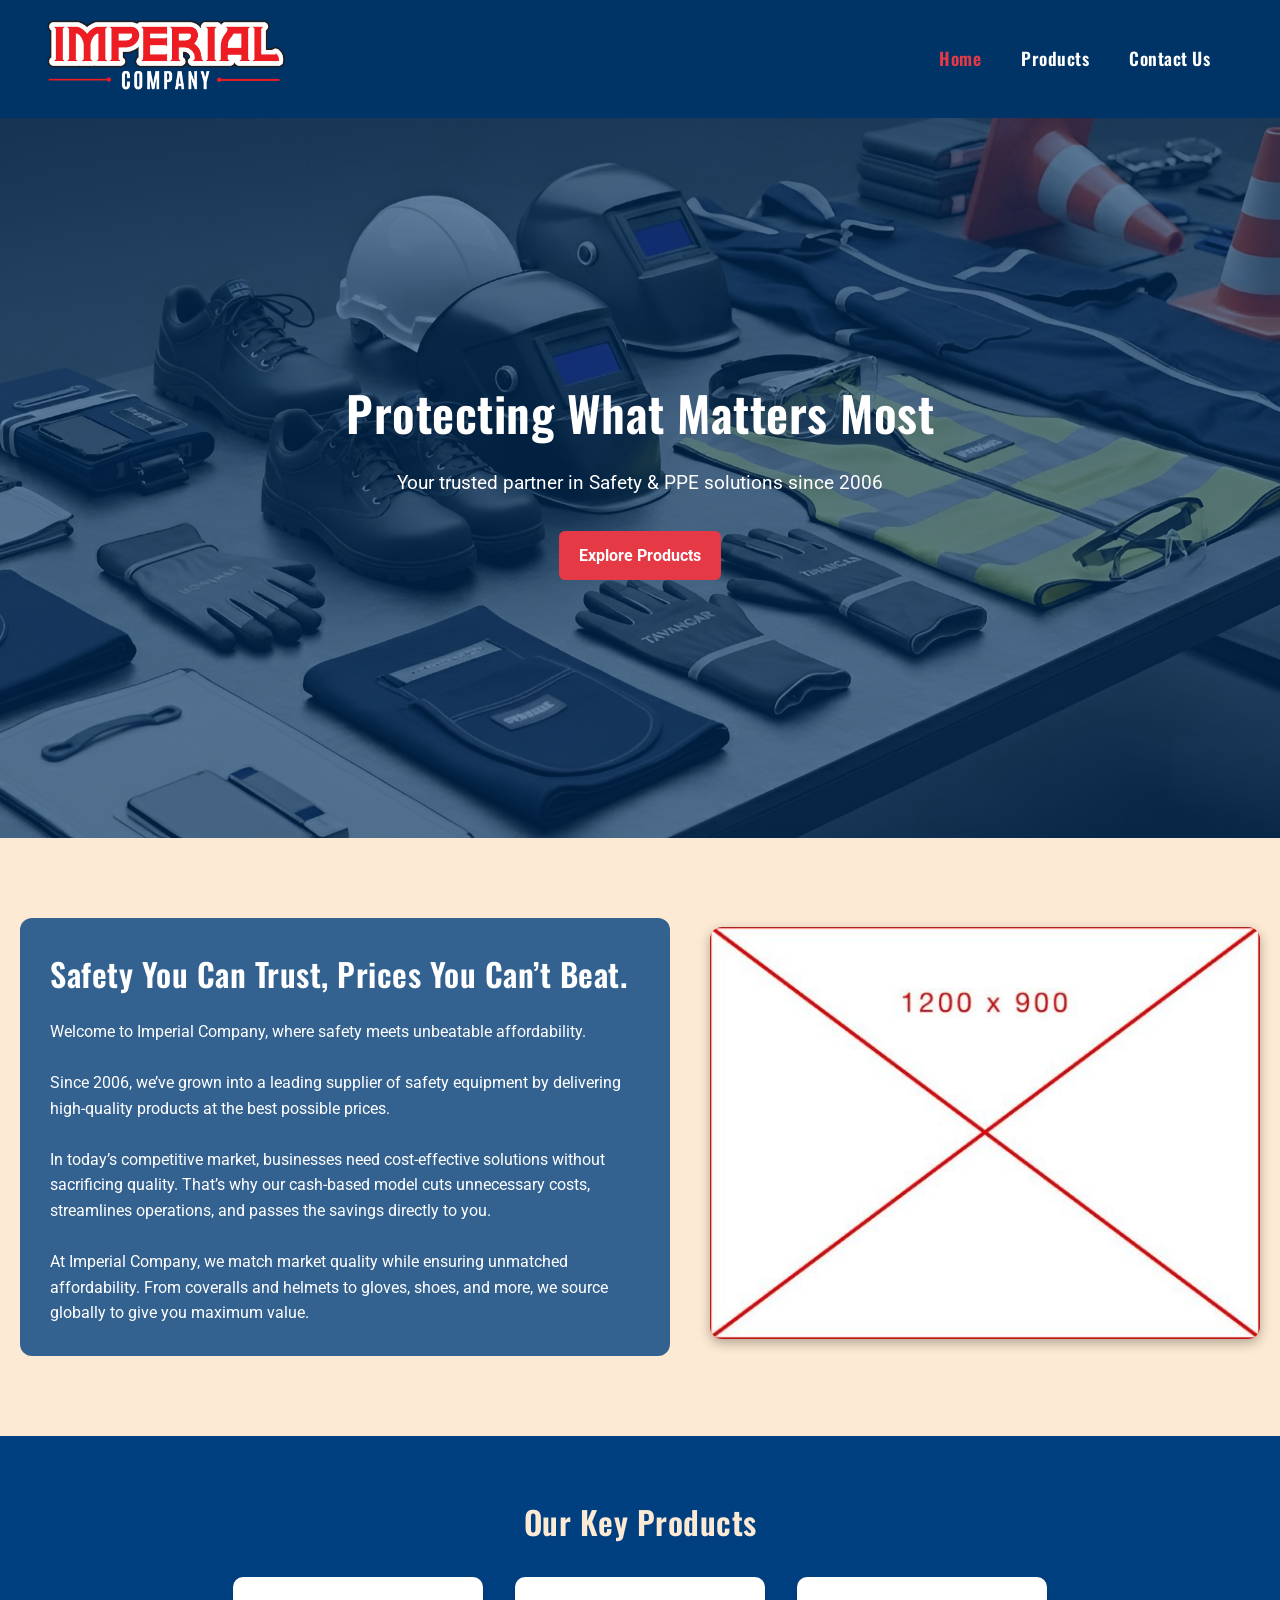
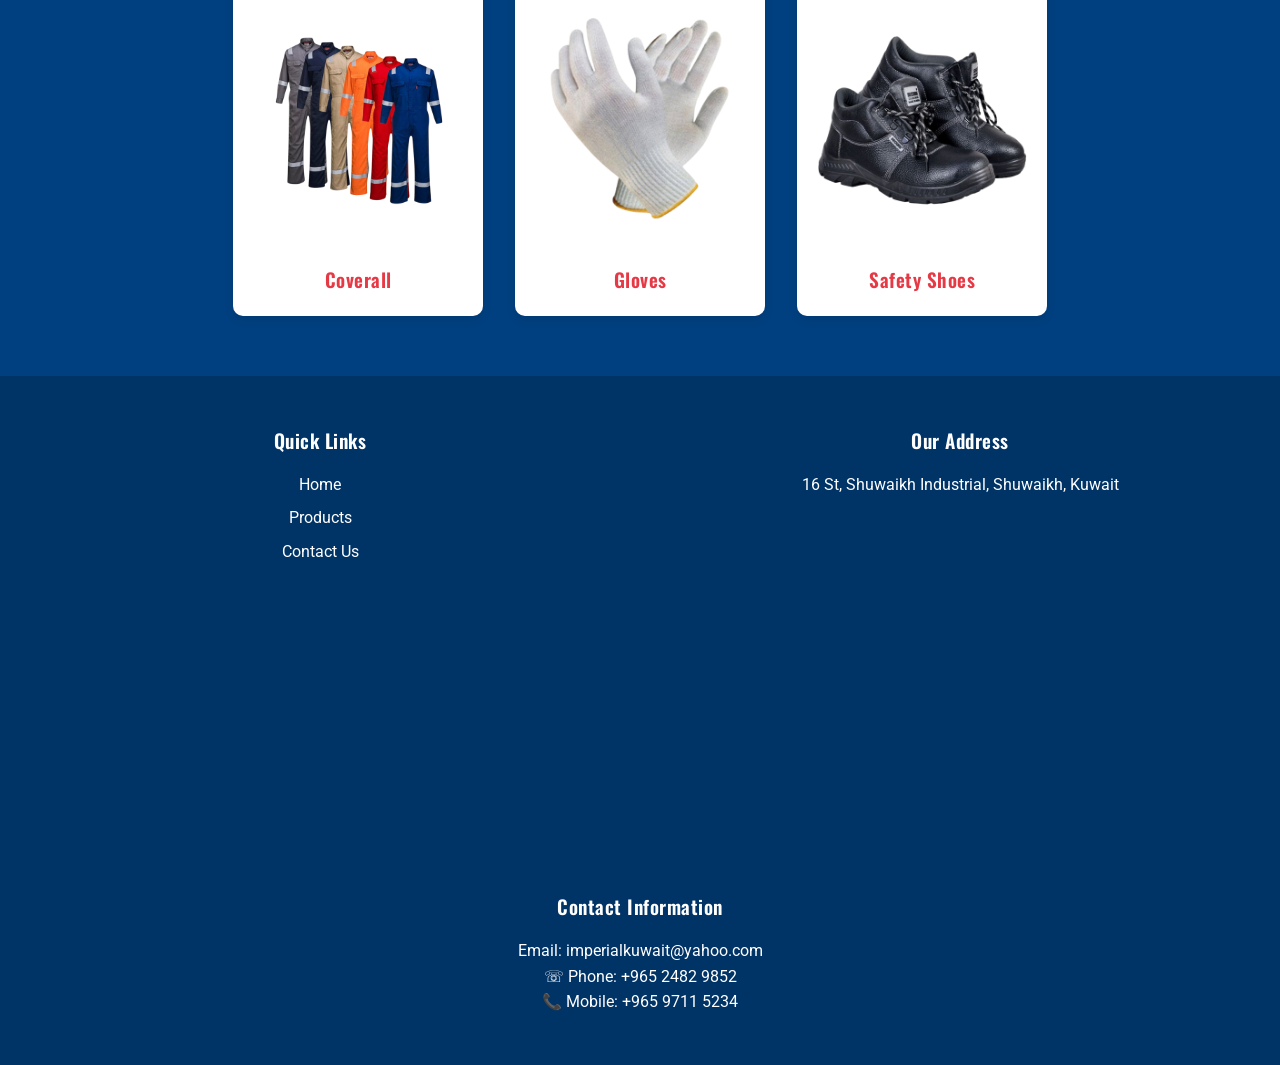
<file: index.html>
<!DOCTYPE html>
<html lang="en">

<head>
  <meta charset="UTF-8">
  <meta name="viewport" content="width=device-width, initial-scale=1.0">
  <title>Imperial Company - Safety PPE</title>
  <link rel="stylesheet" href="css/style.css"> <!-- Global styles -->
  <link rel="stylesheet" href="css/home.css"> <!-- Home page specific -->
  <!-- Fonts -->
  <link href="https://fonts.googleapis.com/css2?family=Oswald:wght@400;600;700&family=Roboto:wght@400;500;700&display=swap" rel="stylesheet">
</head>

<body>
  <!-- Header -->
  <header>
    <div class="logo">
      <img src="assets/logo.png" alt="Imperial Company Logo">
    </div>

    <!-- Hamburger button -->
    <div class="menu-toggle" id="menu-toggle">☰</div>

    <nav id="navbar">
      <ul>
        <li><a href="index.html" class="active">Home</a></li>
        <li><a href="products.html">Products</a></li>
        <li><a href="contact.html">Contact Us</a></li>
      </ul>
    </nav>
  </header>

  <!-- Hero Banner -->
  <section class="hero">
    <div class="hero-overlay"></div>
    <div class="hero-content">
      <h1>Protecting What Matters Most</h1>
      <p>Your trusted partner in Safety & PPE solutions since 2006</p>
      <a href="products.html" class="btn-primary">Explore Products</a>
    </div>
  </section>

  <!-- About Us -->
  <section class="about-us">
    <div class="about-content">
      <h2>Safety You Can Trust, Prices You Can’t Beat.</h2>
      <p>
        Welcome to Imperial Company, where safety meets unbeatable affordability.<br><br>
        Since 2006, we’ve grown into a leading supplier of safety equipment by delivering high-quality products at the best possible prices.
        <br><br>
      </p>
      <p>
        In today’s competitive market, businesses need cost-effective solutions without sacrificing quality. That’s why our cash-based model cuts unnecessary costs, streamlines operations, and passes the savings directly to you.
        <br><br>
      </p>
      <p>
        At Imperial Company, we match market quality while ensuring unmatched affordability. From coveralls and helmets to gloves, shoes, and more, we source globally to give you maximum value.
      </p>
    </div>
    <div class="about-image">
      <img src="assets/aboutus.jpg" alt="Workers in PPE">
    </div>
  </section>

  <!-- Highlights -->
  <section class="highlights">
    <h2>Our Key Products</h2>
    <div class="highlight-grid">
      <div class="highlight-card">
        <img src="assets/coverall.png" alt="Coveralls">
        <h3>Coverall</h3>
      </div>
      <div class="highlight-card">
        <img src="assets/gloves.png" alt="Gloves">
        <h3>Gloves</h3>
      </div>
      <div class="highlight-card">
        <img src="assets/shoes.png" alt="Safety Shoes">
        <h3>Safety Shoes</h3>
      </div>
    </div>
  </section>

  <!-- Footer -->
  <footer>
    <div class="footer-row">
      <h3>Quick Links</h3>
      <ul>
        <li><a href="index.html">Home</a></li>
        <li><a href="products.html">Products</a></li>
        <li><a href="contact.html">Contact Us</a></li>
      </ul>
    </div>
    <div class="footer-row">
      <h3>Our Address</h3>
      <p>16 St, Shuwaikh Industrial, Shuwaikh, Kuwait</p>
    </div>
    <div class="footer-row">
      <h3>Contact Information</h3>
      <p>Email: imperialkuwait@yahoo.com</p>
      <p>☏ Phone: +965 2482 9852</p>
      <p>📞 Mobile: +965 9711 5234</p>
    </div>
  </footer>

  <!-- JS for Hamburger Menu -->
  <script>
    const toggle = document.getElementById('menu-toggle');
    const nav = document.getElementById('navbar');
    toggle.addEventListener('click', () => {
      nav.classList.toggle('active');
    });
  </script>
</body>
</html>
</file>
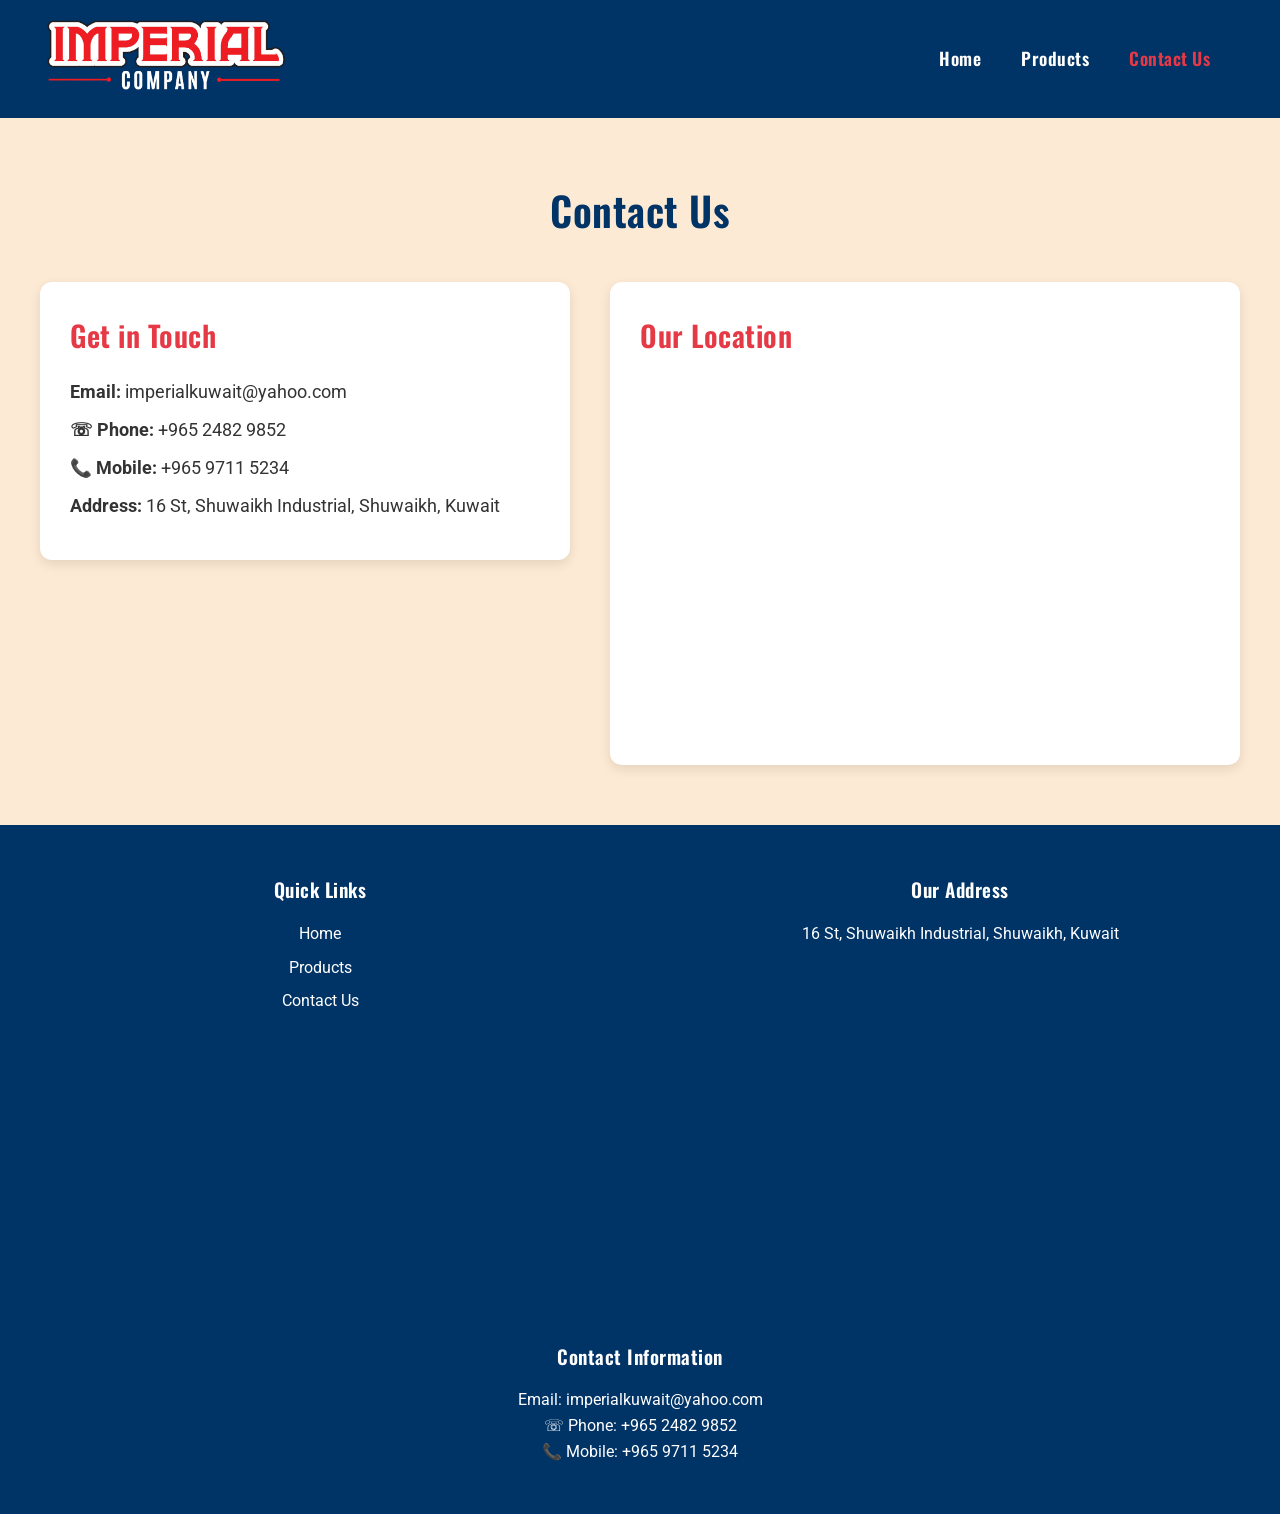
<file: contact.html>
<!DOCTYPE html>
<html lang="en">
<head>
  <meta charset="UTF-8">
  <meta name="viewport" content="width=device-width, initial-scale=1.0">
  <title>Contact Us - Imperial Company</title>
  <link rel="stylesheet" href="css/style.css"> <!-- global theme -->
  <link rel="stylesheet" href="css/contact.css"> <!-- page-specific -->
  <!-- Fonts -->
  <link href="https://fonts.googleapis.com/css2?family=Oswald:wght@400;600;700&family=Roboto:wght@400;500;700&display=swap" rel="stylesheet">
</head>

<body>
  <!-- Header -->
  <header>
    <div class="logo">
      <img src="assets/logo.png" alt="Imperial Company Logo">
    </div>

    <div class="menu-toggle" id="menu-toggle">☰</div>
    <nav id="navbar">
      <ul>
        <li><a href="index.html">Home</a></li>
        <li><a href="products.html">Products</a></li>
        <li><a href="contact.html" class="active">Contact Us</a></li>
      </ul>
    </nav>
  </header>

  <!-- Contact Section -->
  <main class="contact-page">
    <h1>Contact Us</h1>
    <div class="contact-container">
      <!-- Contact Info -->
      <div class="contact-info">
        <h2>Get in Touch</h2>
        <p><strong>Email:</strong> imperialkuwait@yahoo.com</p>
        <p><strong>☏ Phone:</strong> +965 2482 9852</p>
        <p><strong>📞 Mobile:</strong> +965 9711 5234</p>
        <p><strong>Address:</strong> 16 St, Shuwaikh Industrial, Shuwaikh, Kuwait</p>
      </div>

      <!-- Map -->
      <div class="map-container">
        <h2>Our Location</h2>
        <iframe 
          src="https://maps.google.com/maps?q=Imperial%20Company,16%20St,%20Shuwaikh%20Industrial&amp;t=&amp;z=16&amp;ie=UTF8&amp;iwloc=&amp;output=embed"
          allowfullscreen
          loading="lazy">
        </iframe>
      </div>
    </div>
  </main>

  <!-- Footer -->
  <footer>
    <div class="footer-row">
      <h3>Quick Links</h3>
      <ul>
        <li><a href="index.html">Home</a></li>
        <li><a href="products.html">Products</a></li>
        <li><a href="contact.html">Contact Us</a></li>
      </ul>
    </div>
    <div class="footer-row">
      <h3>Our Address</h3>
      <p>16 St, Shuwaikh Industrial, Shuwaikh, Kuwait</p>
    </div>
    <div class="footer-row">
      <h3>Contact Information</h3>
      <p>Email: imperialkuwait@yahoo.com</p>
      <p>☏ Phone: +965 2482 9852</p>
      <p>📞 Mobile: +965 9711 5234</p>
    </div>
  </footer>

  <!-- JS for Hamburger Menu -->
  <script>
    const toggle = document.getElementById('menu-toggle');
    const nav = document.getElementById('navbar');
    toggle.addEventListener('click', () => {
      nav.classList.toggle('active');
    });
  </script>
</body>
</html>
</file>
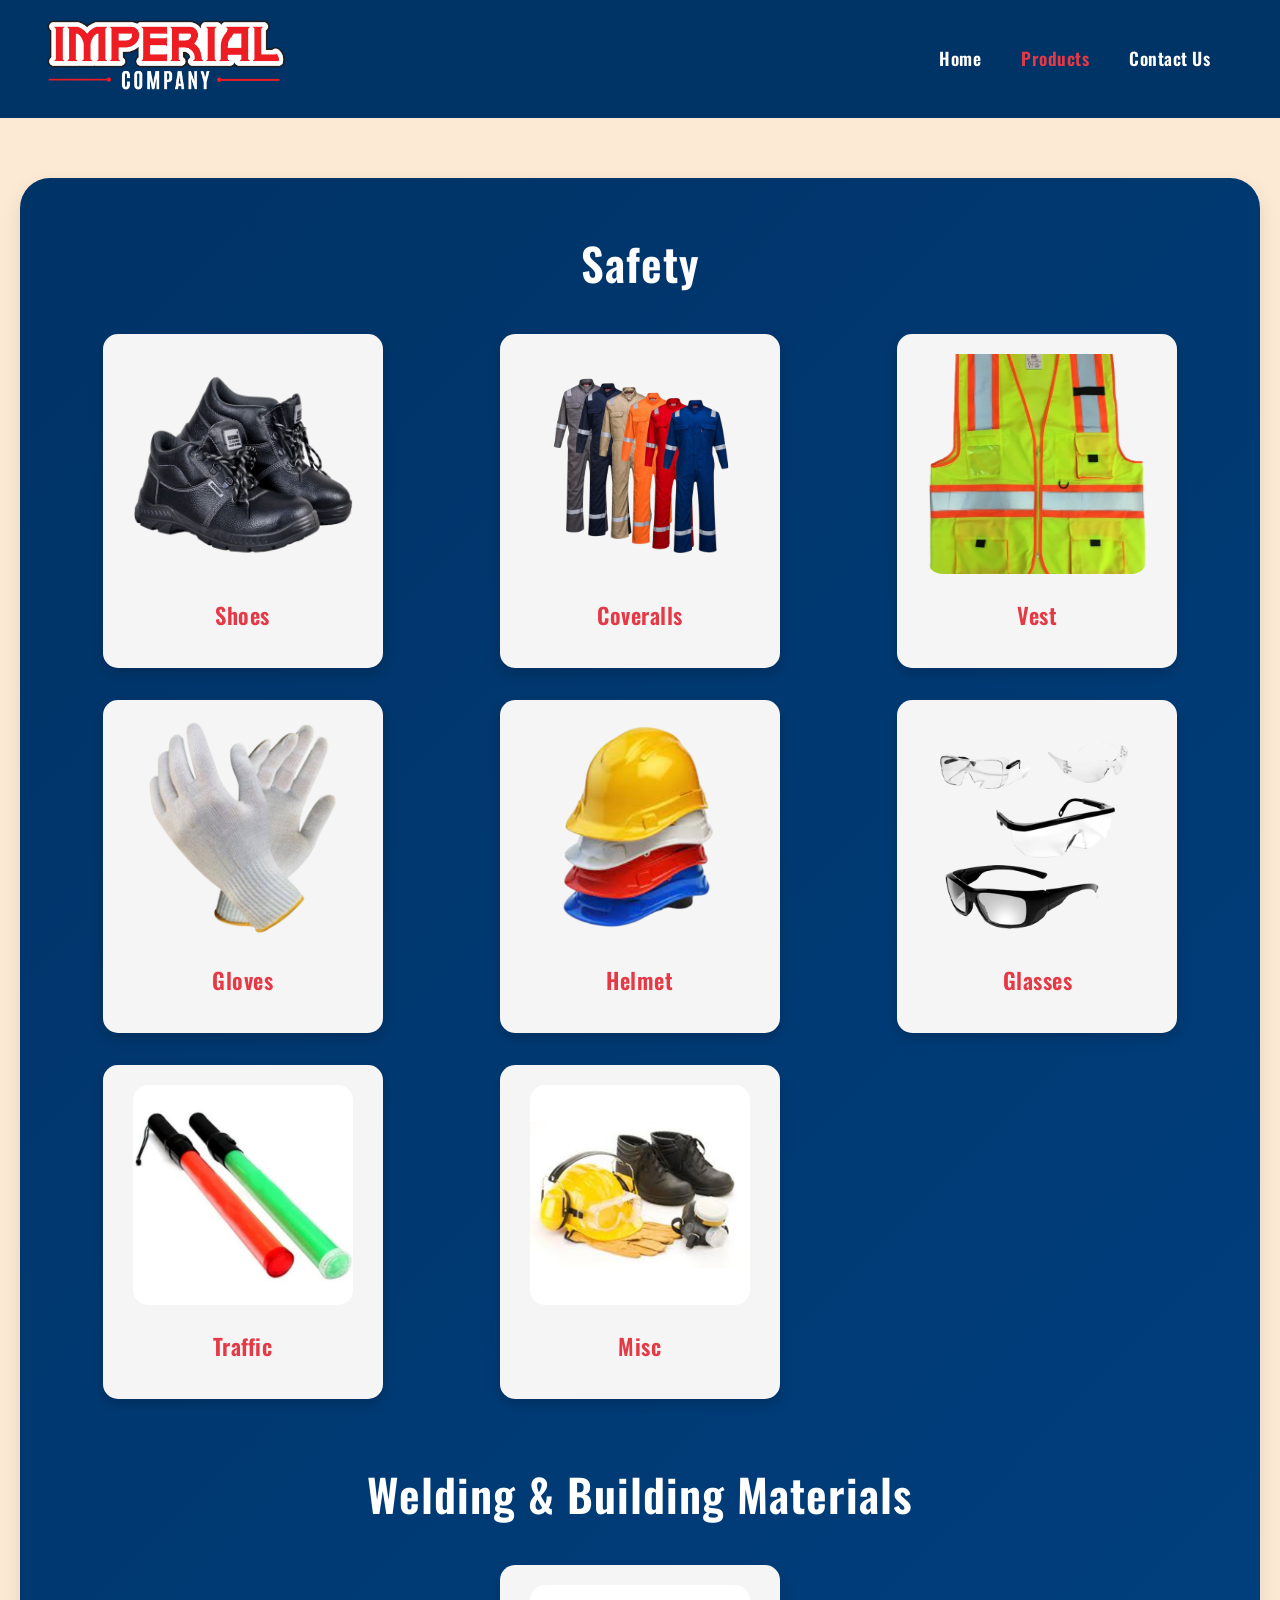
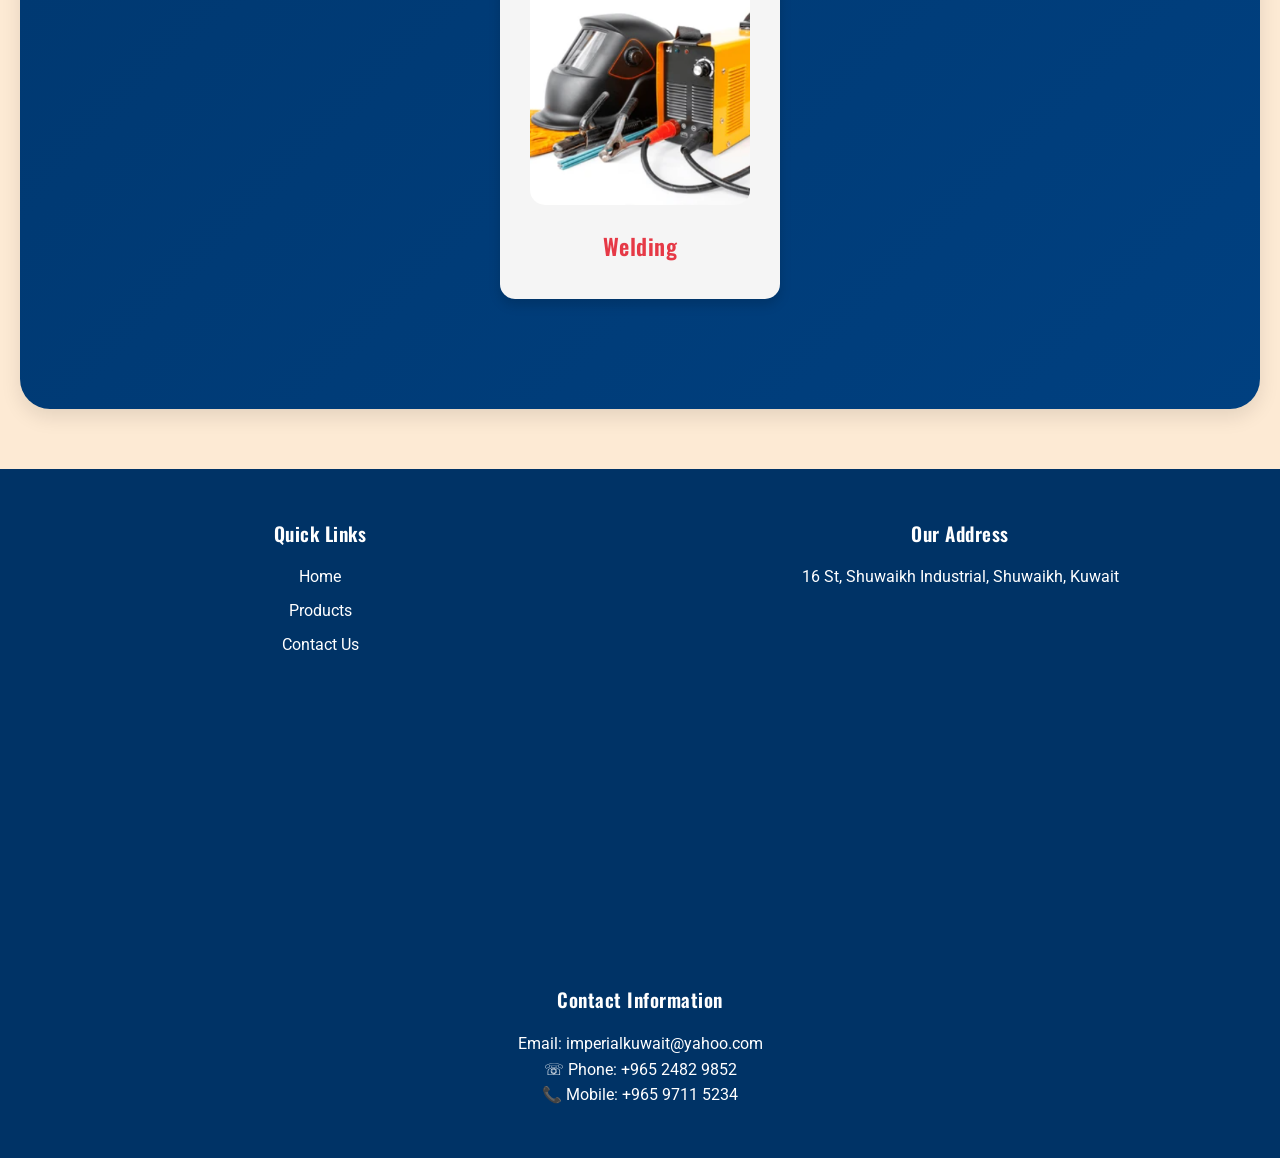
<file: products.html>
<!DOCTYPE html>
<html lang="en">
<head>
  <meta charset="UTF-8">
  <meta name="viewport" content="width=device-width, initial-scale=1.0">
  <title>Our Products</title>
  <link rel="stylesheet" href="css/style.css"> <!-- global theme -->
  <link rel="stylesheet" href="css/products.css"> <!-- page-specific -->
  <!-- Fonts -->
  <link href="https://fonts.googleapis.com/css2?family=Oswald:wght@400;600;700&family=Roboto:wght@400;500;700&display=swap" rel="stylesheet">
</head>

<body>

  <header>
    <div class="logo">
      <img src="assets/logo.png" alt="Imperial Company Logo">
    </div>

    <!-- Hamburger button -->
    <div class="menu-toggle" id="menu-toggle">☰</div>

    <nav id="navbar">
      <ul>
        <li><a href="index.html" >Home</a></li>
        <li><a href="products.html" class="active">Products</a></li>
        <li><a href="contact.html">Contact Us</a></li>
      </ul>
    </nav>
  </header>

  <!-- Products Section -->
  <main class="products-page">
    <div class="products-container">

      <section class="category">
        <h2>Safety</h2>
        <div class="product-grid">
          <div class="product-card">
            <a href="products/shoes.html">
              <img src="assets/shoes.png" alt="Shoes">
              <h3>Shoes</h3>
            </a>
          </div>
          <div class="product-card">
            <a href="products.html">
              <img src="assets/coverall.png" alt="Coveralls">
              <h3>Coveralls</h3>
            </a>
          </div>
          <div class="product-card">
            <a href="products/vest.html">
              <img src="assets/vest.png" alt="Vest">
              <h3>Vest</h3>
            </a>
          </div>
          <div class="product-card">
            <a href="products/gloves.html">
              <img src="assets/gloves.png" alt="Gloves">
              <h3>Gloves</h3>
            </a>
          </div>
          <div class="product-card">
            <a href="products.html">
              <img src="assets/helmets.png" alt="Helmet">
              <h3>Helmet</h3>
            </a>
          </div>
          <div class="product-card">
            <a href="products.html">
              <img src="assets/glasses.png" alt="Glasses">
              <h3>Glasses</h3>
            </a>
          </div>
          <div class="product-card">
            <a href="products/traffic.html">
              <img src="assets/traffic.jpg" alt="Traffic">
              <h3>Traffic</h3>
            </a>
          </div>
          <div class="product-card">
            <a href="products.html">
              <img src="assets/misc.jpg" alt="Misc">
              <h3>Misc</h3>
            </a>
          </div>
        </div>
      </section>

      <section class="category">
        <h2>Welding & Building Materials</h2>
        <div class="product-grid">
          <div class="product-card">
            <a href="products.html">
              <img src="assets/welding.png" alt="Welding">
              <h3>Welding</h3>
            </a>
          </div>
        </div>
      </section>

    </div>
  </main>

  <!-- Footer -->
  <footer>
    <div class="footer-row">
      <h3>Quick Links</h3>
      <ul>
        <li><a href="index.html">Home</a></li>
        <li><a href="products.html">Products</a></li>
        <li><a href="contact.html">Contact Us</a></li>
      </ul>
    </div>
    <div class="footer-row">
      <h3>Our Address</h3>
      <p>16 St, Shuwaikh Industrial, Shuwaikh, Kuwait</p>
    </div>
    <div class="footer-row">
      <h3>Contact Information</h3>
      <p>Email: imperialkuwait@yahoo.com</p>
      <p>☏ Phone: +965 2482 9852</p>
      <p>📞 Mobile: +965 9711 5234</p>
    </div>
  </footer>

</body>
</html>
</file>
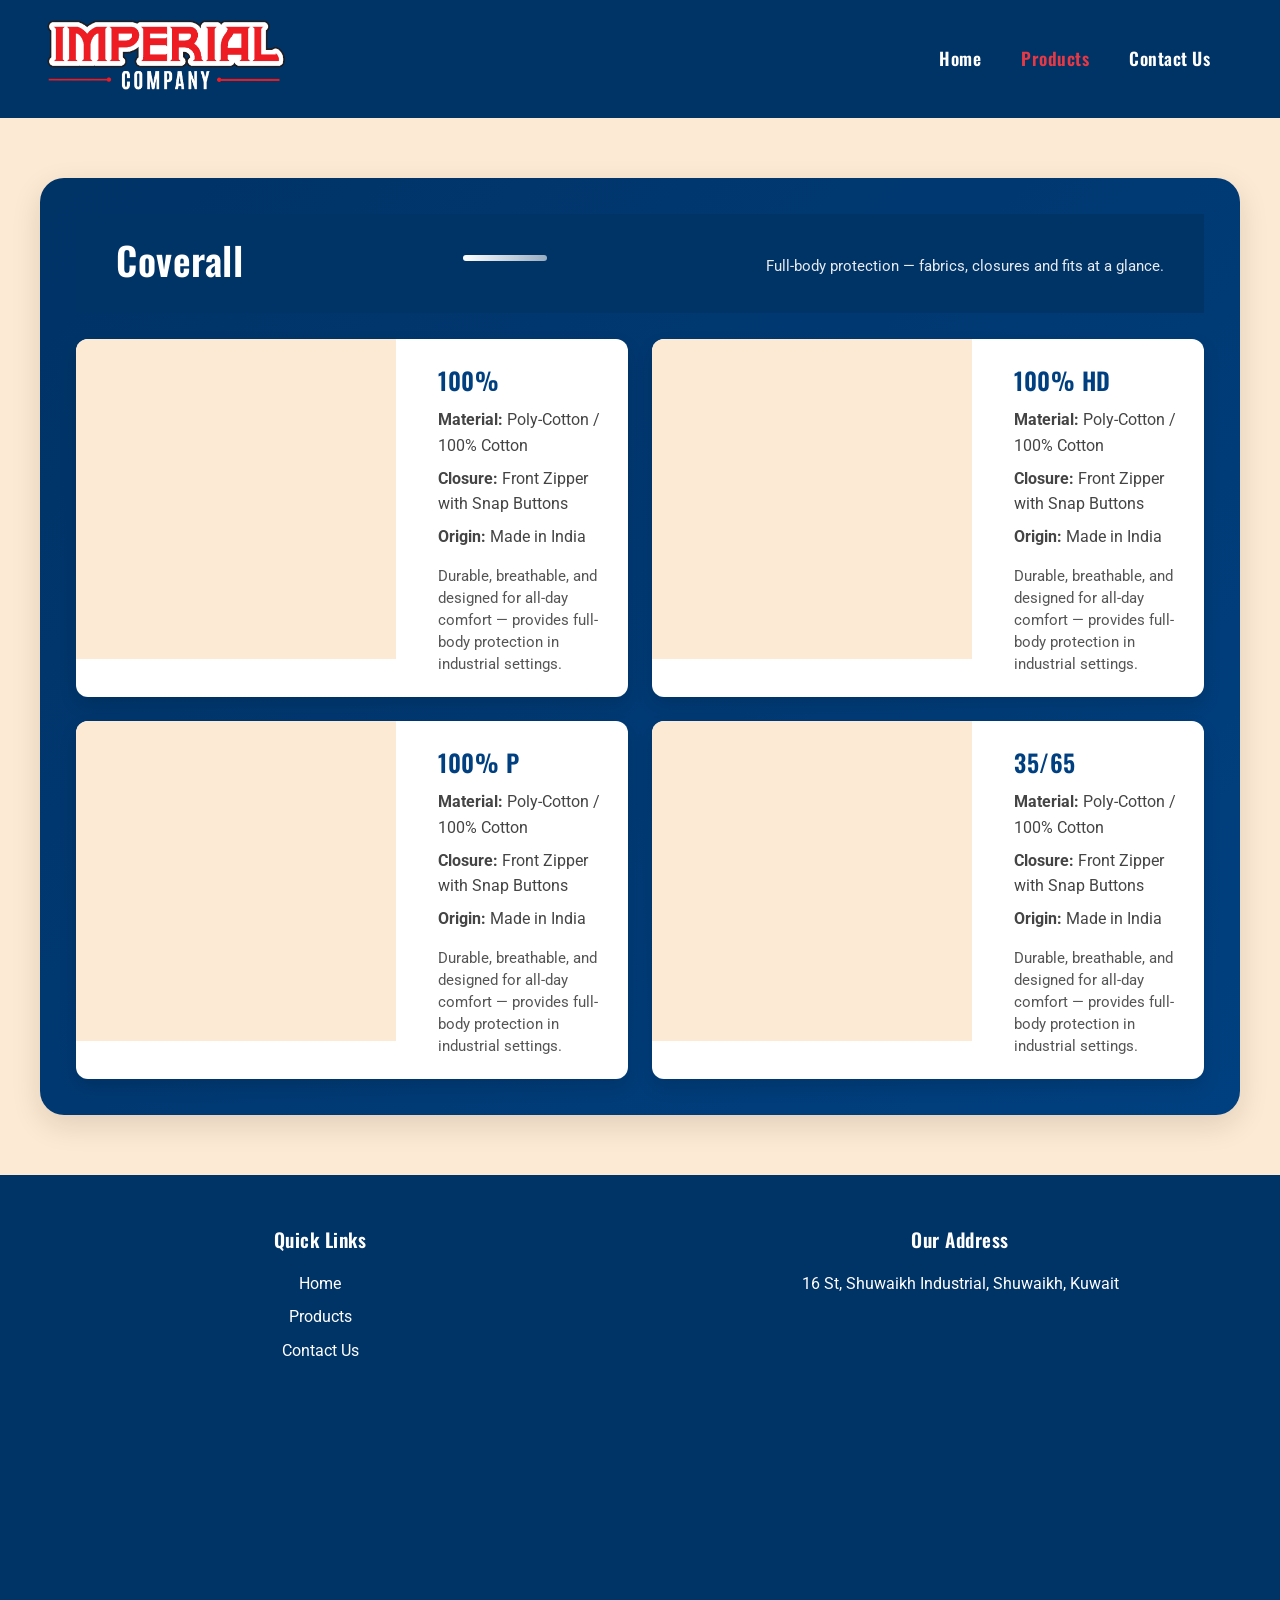
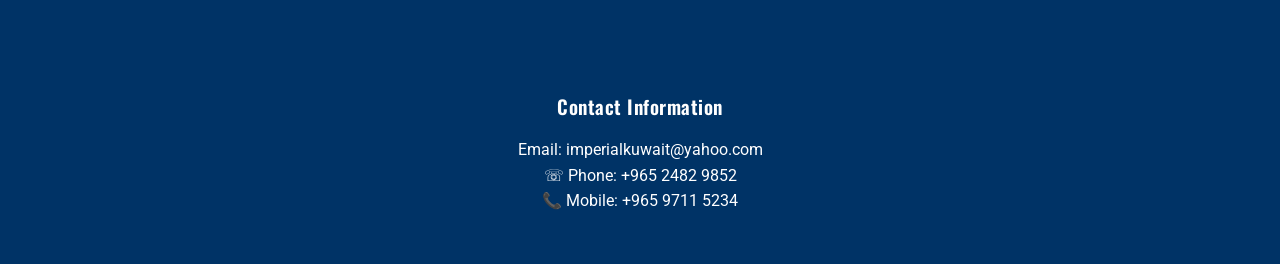
<file: products/coveralls.html>
<!DOCTYPE html>
<html lang="en">
<head>
  <meta charset="UTF-8" />
  <meta name="viewport" content="width=device-width, initial-scale=1.0"/>
  <title>Coveralls | Imperial Company</title>

  <!-- global theme + page stylesheet -->
  <link rel="stylesheet" href="../css/style.css">
  <link rel="stylesheet" href="productdetail.css">

  <!-- fonts (match site) -->
  <link href="https://fonts.googleapis.com/css2?family=Oswald:wght@400;600;700&family=Roboto:wght@400;500;700&display=swap" rel="stylesheet">
</head>
<body>

  <!-- Header (same structure as other pages; paths are relative) -->
  <header>
    <div class="logo">
      <img src="../assets/logo.png" alt="Imperial Company Logo">
    </div>

    <!-- Hamburger button -->
    <div class="menu-toggle" id="menu-toggle">☰</div>

    <nav id="navbar">
      <ul>
        <li><a href="../index.html">Home</a></li>
        <li><a href="../products.html" class="active">Products</a></li>
        <li><a href="../contact.html">Contact Us</a></li>
      </ul>
    </nav>
  </header>

  <!-- Page wrapper with blue panel -->
  <main class="products-page">
    <div class="products-container">
      <header class="products-header">
        <h1>Coverall</h1>
        <div class="accent-line"></div>
        <p class="sub">Full-body protection — fabrics, closures and fits at a glance.</p>
      </header>

      <section class="product-grid">
        <!-- Example product card (repeat for each shoe) -->
        <article class="product-card">
          <img src="assets/TBA.png" alt="Rocklander">
          <div class="product-info">
            <h3>100%</h3>
            <p class="spec"><strong>Material:</strong> Poly-Cotton / 100% Cotton</p>
            <p class="spec"><strong>Closure:</strong> Front Zipper with Snap Buttons</p>
            <p class="spec"><strong>Origin:</strong> Made in India</p>
            <p class="desc">Durable, breathable, and designed for all-day comfort — provides full-body protection in industrial settings.</p>
          </div>
        </article>

        <article class="product-card">
          <img src="assets/TBA.png" alt="Rocklander">
          <div class="product-info">
            <h3>100% HD</h3>
            <p class="spec"><strong>Material:</strong> Poly-Cotton / 100% Cotton</p>
            <p class="spec"><strong>Closure:</strong> Front Zipper with Snap Buttons</p>
            <p class="spec"><strong>Origin:</strong> Made in India</p>
            <p class="desc">Durable, breathable, and designed for all-day comfort — provides full-body protection in industrial settings.</p>
          </div>
        </article>

        <article class="product-card">
          <img src="assets/TBA.png" alt="Rocklander">
          <div class="product-info">
            <h3>100% P</h3>
            <p class="spec"><strong>Material:</strong> Poly-Cotton / 100% Cotton</p>
            <p class="spec"><strong>Closure:</strong> Front Zipper with Snap Buttons</p>
            <p class="spec"><strong>Origin:</strong> Made in India</p>
            <p class="desc">Durable, breathable, and designed for all-day comfort — provides full-body protection in industrial settings.</p>
          </div>
        </article>

        <article class="product-card">
          <img src="assets/TBA.png" alt="Rocklander">
          <div class="product-info">
            <h3>35/65</h3>
            <p class="spec"><strong>Material:</strong> Poly-Cotton / 100% Cotton</p>
            <p class="spec"><strong>Closure:</strong> Front Zipper with Snap Buttons</p>
            <p class="spec"><strong>Origin:</strong> Made in India</p>
            <p class="desc">Durable, breathable, and designed for all-day comfort — provides full-body protection in industrial settings.</p>
          </div>
        </article>

      </section>
    </div>
  </main>

  <footer>
    <div class="footer-row">
      <h3>Quick Links</h3>
      <ul>
        <li><a href="../index.html">Home</a></li>
        <li><a href="../products.html">Products</a></li>
        <li><a href="../contact.html">Contact Us</a></li>
      </ul>
    </div>
    <div class="footer-row">
      <h3>Our Address</h3>
      <p>16 St, Shuwaikh Industrial, Shuwaikh, Kuwait</p>
    </div>
    <div class="footer-row">
      <h3>Contact Information</h3>
      <p>Email: imperialkuwait@yahoo.com</p>
      <p>☏ Phone: +965 2482 9852</p>
      <p>📞 Mobile: +965 9711 5234</p>
    </div>
  </footer>

  <!-- Hamburger script (same used in other pages) -->
  <script>
    const toggle = document.getElementById('menu-toggle');
    const nav = document.getElementById('navbar');
    toggle.addEventListener('click', () => {
      nav.classList.toggle('active');
    });
  </script>
</body>
</html>
</file>
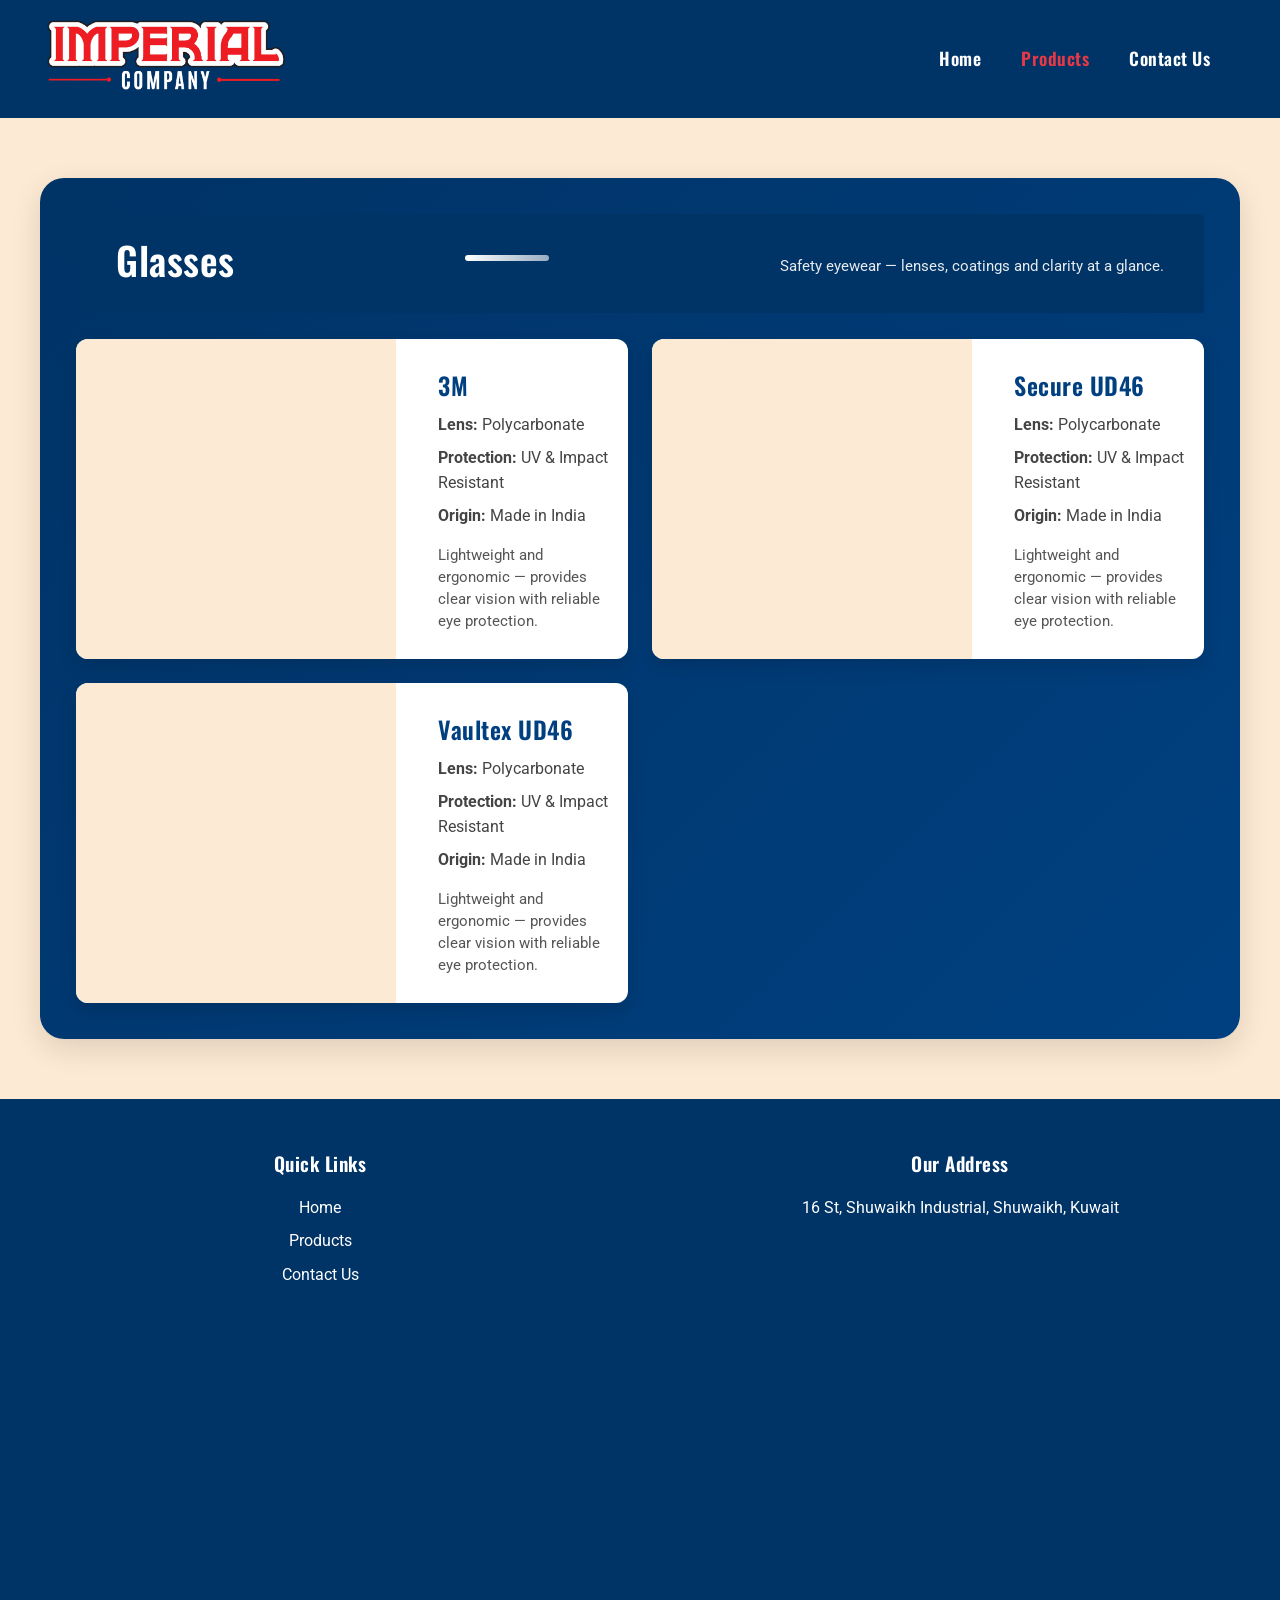
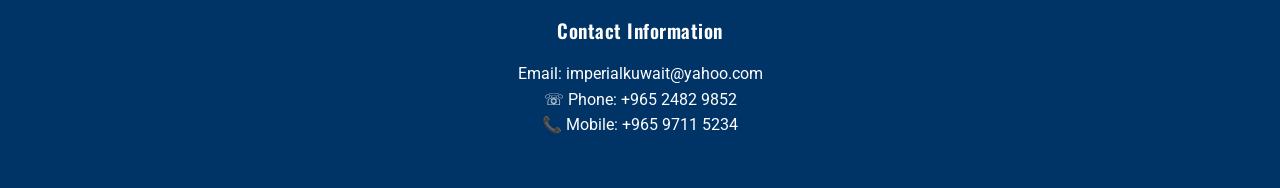
<file: products/glasses.html>
<!DOCTYPE html>
<html lang="en">
<head>
  <meta charset="UTF-8" />
  <meta name="viewport" content="width=device-width, initial-scale=1.0"/>
  <title>Glasses | Imperial Company</title>

  <!-- global theme + page stylesheet -->
  <link rel="stylesheet" href="../css/style.css">
  <link rel="stylesheet" href="productdetail.css">

  <!-- fonts (match site) -->
  <link href="https://fonts.googleapis.com/css2?family=Oswald:wght@400;600;700&family=Roboto:wght@400;500;700&display=swap" rel="stylesheet">
</head>
<body>

  <!-- Header (same structure as other pages; paths are relative) -->
  <header>
    <div class="logo">
      <img src="../assets/logo.png" alt="Imperial Company Logo">
    </div>

    <!-- Hamburger button -->
    <div class="menu-toggle" id="menu-toggle">☰</div>

    <nav id="navbar">
      <ul>
        <li><a href="../index.html">Home</a></li>
        <li><a href="../products.html" class="active">Products</a></li>
        <li><a href="../contact.html">Contact Us</a></li>
      </ul>
    </nav>
  </header>

  <!-- Page wrapper with blue panel -->
  <main class="products-page">
    <div class="products-container">
      <header class="products-header">
        <h1>Glasses</h1>
        <div class="accent-line"></div>
        <p class="sub">Safety eyewear — lenses, coatings and clarity at a glance.</p>
      </header>

      <section class="product-grid">
        <!-- Example product card (repeat for each shoe) -->
        <article class="product-card">
          <img src="assets/TBA.png" alt="Rocklander">
          <div class="product-info">
            <h3>3M</h3>
            <p class="spec"><strong>Lens:</strong> Polycarbonate</p>
            <p class="spec"><strong>Protection:</strong> UV & Impact Resistant</p>
            <p class="spec"><strong>Origin:</strong> Made in India</p>
            <p class="desc">Lightweight and ergonomic — provides clear vision with reliable eye protection.</p>

          </div>
        </article>

        <article class="product-card">
          <img src="assets/TBA.png" alt="Rocklander">
          <div class="product-info">
            <h3>Secure UD46</h3>
            <p class="spec"><strong>Lens:</strong> Polycarbonate</p>
            <p class="spec"><strong>Protection:</strong> UV & Impact Resistant</p>
            <p class="spec"><strong>Origin:</strong> Made in India</p>
            <p class="desc">Lightweight and ergonomic — provides clear vision with reliable eye protection.</p>
          </div>
        </article>

        <article class="product-card">
          <img src="assets/TBA.png" alt="Rocklander">
          <div class="product-info">
            <h3>Vaultex UD46</h3>
            <p class="spec"><strong>Lens:</strong> Polycarbonate</p>
            <p class="spec"><strong>Protection:</strong> UV & Impact Resistant</p>
            <p class="spec"><strong>Origin:</strong> Made in India</p>
            <p class="desc">Lightweight and ergonomic — provides clear vision with reliable eye protection.</p>
          </div>
        </article>
      </section>
    </div>
  </main>

  <footer>
    <div class="footer-row">
      <h3>Quick Links</h3>
      <ul>
        <li><a href="../index.html">Home</a></li>
        <li><a href="../products.html">Products</a></li>
        <li><a href="../contact.html">Contact Us</a></li>
      </ul>
    </div>
    <div class="footer-row">
      <h3>Our Address</h3>
      <p>16 St, Shuwaikh Industrial, Shuwaikh, Kuwait</p>
    </div>
    <div class="footer-row">
      <h3>Contact Information</h3>
      <p>Email: imperialkuwait@yahoo.com</p>
      <p>☏ Phone: +965 2482 9852</p>
      <p>📞 Mobile: +965 9711 5234</p>
    </div>
  </footer>

  <!-- Hamburger script (same used in other pages) -->
  <script>
    const toggle = document.getElementById('menu-toggle');
    const nav = document.getElementById('navbar');
    toggle.addEventListener('click', () => {
      nav.classList.toggle('active');
    });
  </script>
</body>
</html>
</file>
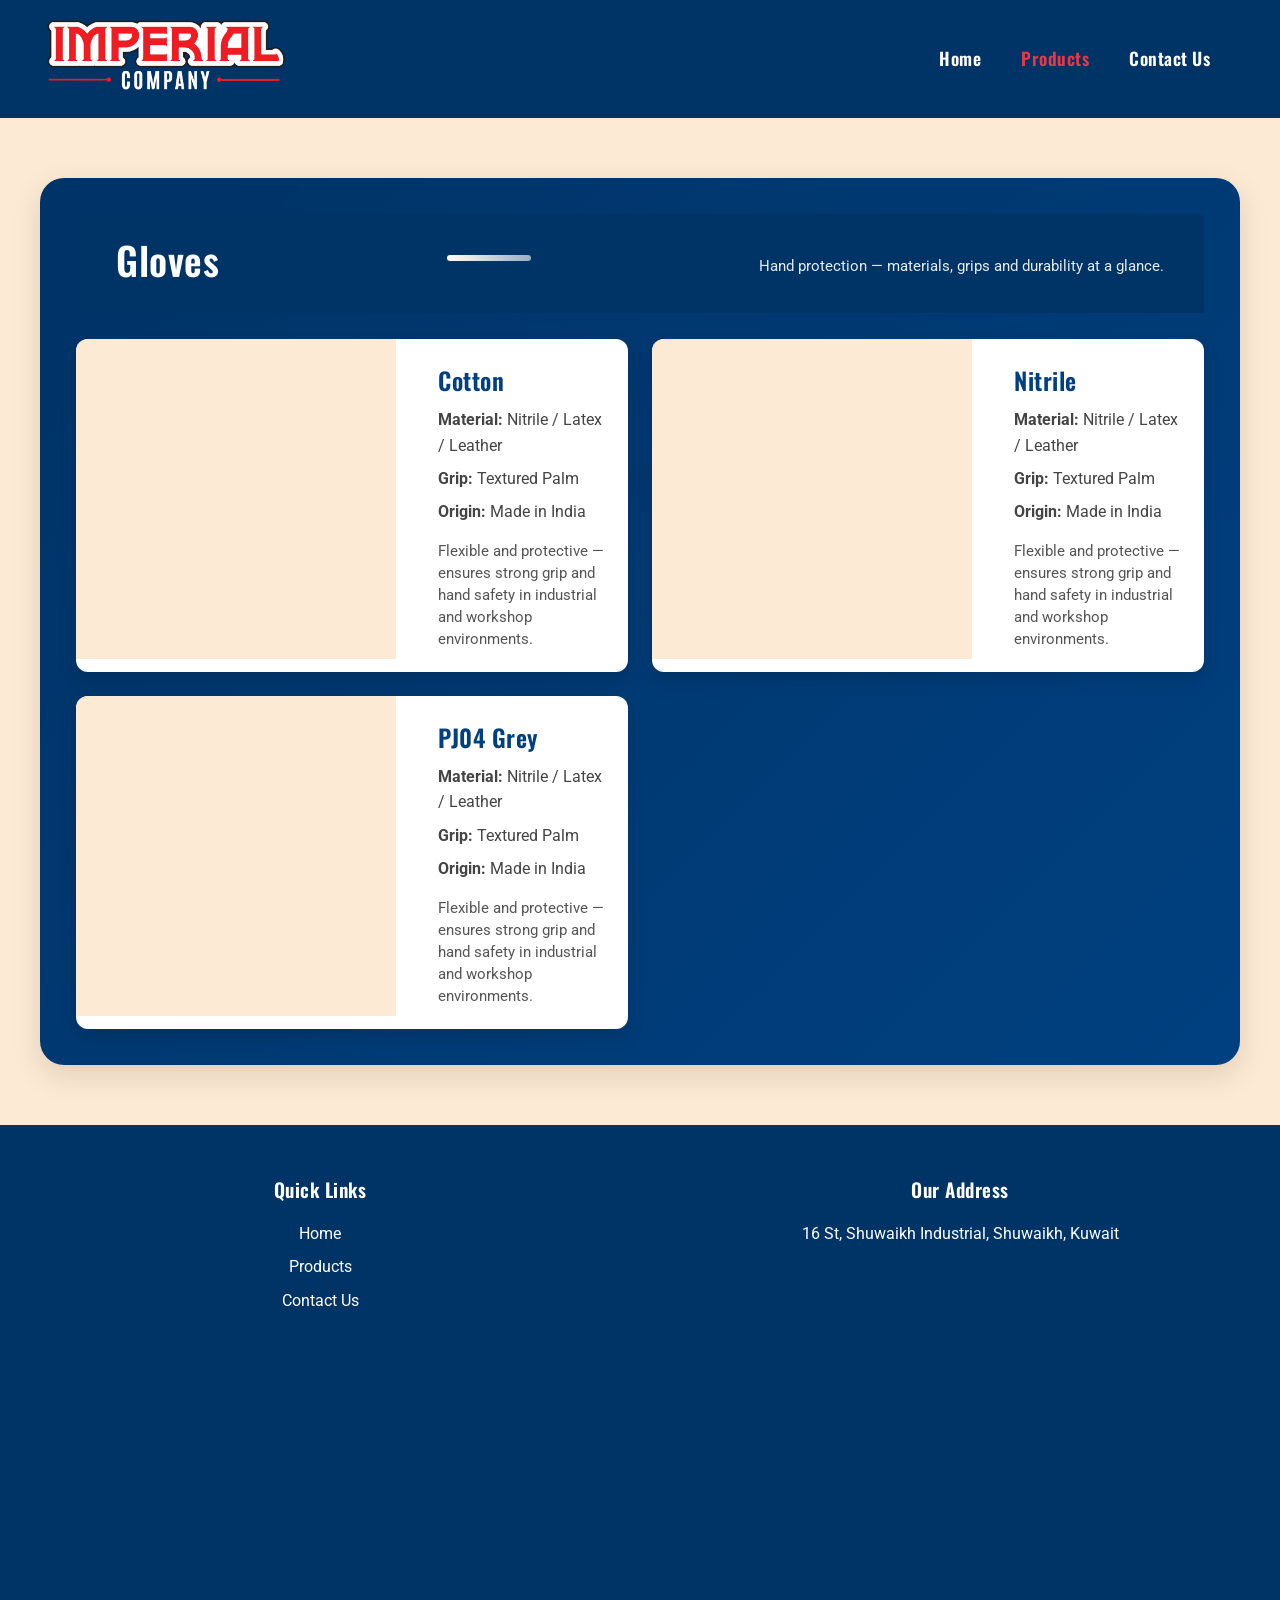
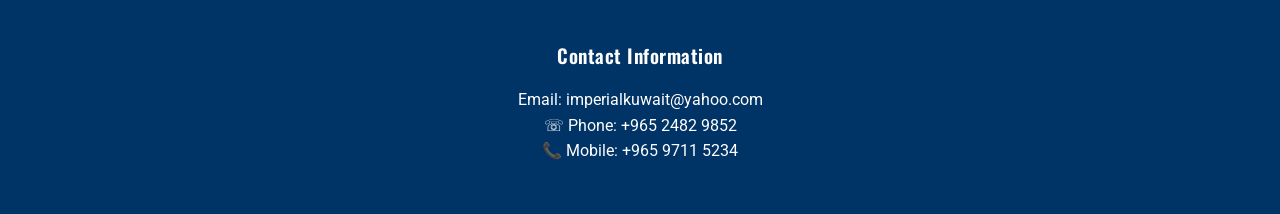
<file: products/gloves.html>
<!DOCTYPE html>
<html lang="en">
<head>
  <meta charset="UTF-8" />
  <meta name="viewport" content="width=device-width, initial-scale=1.0"/>
  <title>Gloves | Imperial Company</title>

  <!-- global theme + page stylesheet -->
  <link rel="stylesheet" href="../css/style.css">
  <link rel="stylesheet" href="productdetail.css">

  <!-- fonts (match site) -->
  <link href="https://fonts.googleapis.com/css2?family=Oswald:wght@400;600;700&family=Roboto:wght@400;500;700&display=swap" rel="stylesheet">
</head>
<body>

  <!-- Header (same structure as other pages; paths are relative) -->
  <header>
    <div class="logo">
      <img src="../assets/logo.png" alt="Imperial Company Logo">
    </div>

    <!-- Hamburger button -->
    <div class="menu-toggle" id="menu-toggle">☰</div>

    <nav id="navbar">
      <ul>
        <li><a href="../index.html">Home</a></li>
        <li><a href="../products.html" class="active">Products</a></li>
        <li><a href="../contact.html">Contact Us</a></li>
      </ul>
    </nav>
  </header>

  <!-- Page wrapper with blue panel -->
  <main class="products-page">
    <div class="products-container">
      <header class="products-header">
        <h1>Gloves</h1>
        <div class="accent-line"></div>
        <p class="sub">Hand protection — materials, grips and durability at a glance.</p>
      </header>

      <section class="product-grid">
        <!-- Example product card (repeat for each shoe) -->
        <article class="product-card">
          <img src="assets/TBA.png" alt="Rocklander">
          <div class="product-info">
            <h3>Cotton</h3>
            <p class="spec"><strong>Material:</strong> Nitrile / Latex / Leather</p>
            <p class="spec"><strong>Grip:</strong> Textured Palm</p>
            <p class="spec"><strong>Origin:</strong> Made in India</p>
            <p class="desc">Flexible and protective — ensures strong grip and hand safety in industrial and workshop environments.</p>
          </div>
        </article>

        <article class="product-card">
          <img src="assets/TBA.png" alt="Rocklander">
          <div class="product-info">
            <h3>Nitrile</h3>
            <p class="spec"><strong>Material:</strong> Nitrile / Latex / Leather</p>
            <p class="spec"><strong>Grip:</strong> Textured Palm</p>
            <p class="spec"><strong>Origin:</strong> Made in India</p>
            <p class="desc">Flexible and protective — ensures strong grip and hand safety in industrial and workshop environments.</p>
          </div>
        </article>

        <article class="product-card">
          <img src="assets/TBA.png" alt="Rocklander">
          <div class="product-info">
            <h3>PJ04 Grey</h3>
            <p class="spec"><strong>Material:</strong> Nitrile / Latex / Leather</p>
            <p class="spec"><strong>Grip:</strong> Textured Palm</p>
            <p class="spec"><strong>Origin:</strong> Made in India</p>
            <p class="desc">Flexible and protective — ensures strong grip and hand safety in industrial and workshop environments.</p>
          </div>
        </article>
      </section>
    </div>
  </main>

  <footer>
    <div class="footer-row">
      <h3>Quick Links</h3>
      <ul>
        <li><a href="../index.html">Home</a></li>
        <li><a href="../products.html">Products</a></li>
        <li><a href="../contact.html">Contact Us</a></li>
      </ul>
    </div>
    <div class="footer-row">
      <h3>Our Address</h3>
      <p>16 St, Shuwaikh Industrial, Shuwaikh, Kuwait</p>
    </div>
    <div class="footer-row">
      <h3>Contact Information</h3>
      <p>Email: imperialkuwait@yahoo.com</p>
      <p>☏ Phone: +965 2482 9852</p>
      <p>📞 Mobile: +965 9711 5234</p>
    </div>
  </footer>

  <!-- Hamburger script (same used in other pages) -->
  <script>
    const toggle = document.getElementById('menu-toggle');
    const nav = document.getElementById('navbar');
    toggle.addEventListener('click', () => {
      nav.classList.toggle('active');
    });
  </script>
</body>
</html>
</file>
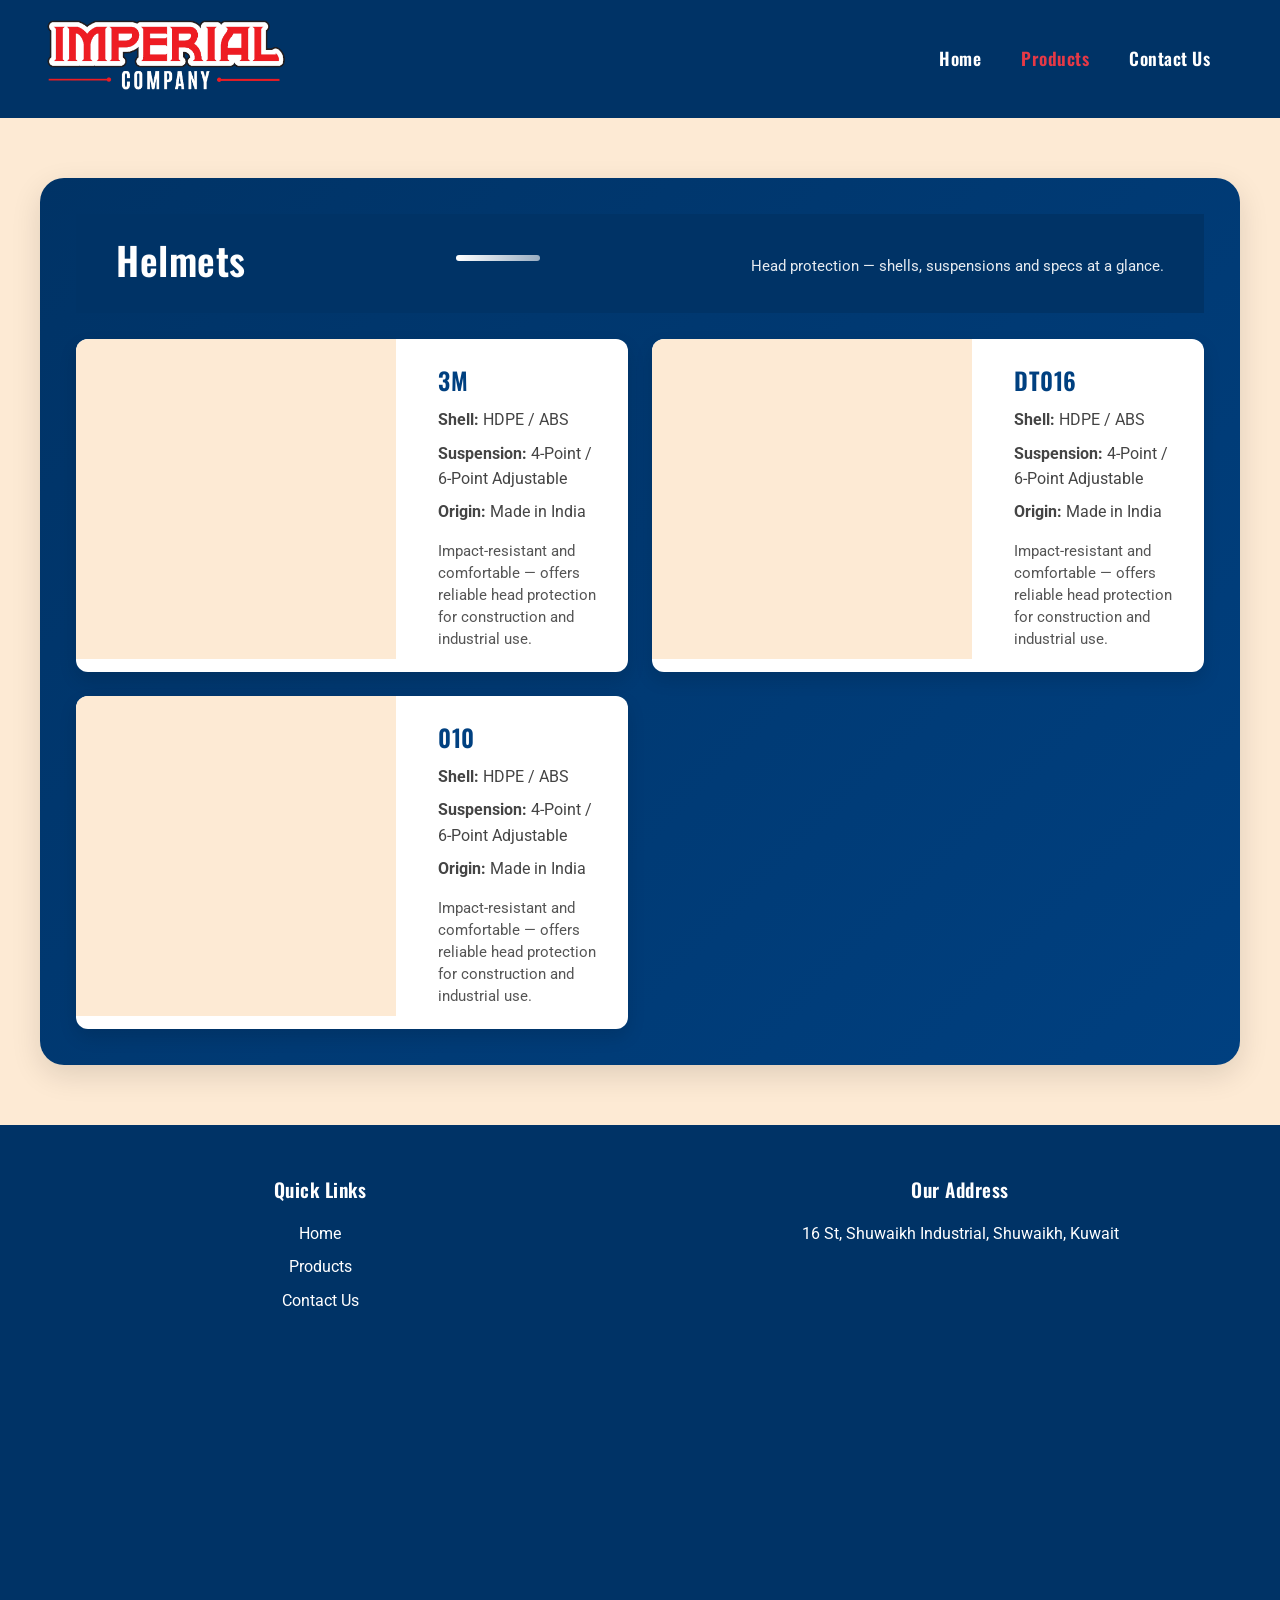
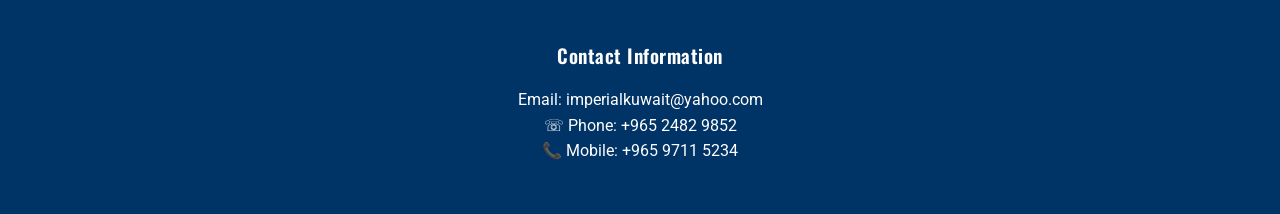
<file: products/helmet.html>
<!DOCTYPE html>
<html lang="en">
<head>
  <meta charset="UTF-8" />
  <meta name="viewport" content="width=device-width, initial-scale=1.0"/>
  <title>Helmets | Imperial Company</title>

  <!-- global theme + page stylesheet -->
  <link rel="stylesheet" href="../css/style.css">
  <link rel="stylesheet" href="productdetail.css">

  <!-- fonts (match site) -->
  <link href="https://fonts.googleapis.com/css2?family=Oswald:wght@400;600;700&family=Roboto:wght@400;500;700&display=swap" rel="stylesheet">
</head>
<body>

  <!-- Header (same structure as other pages; paths are relative) -->
  <header>
    <div class="logo">
      <img src="../assets/logo.png" alt="Imperial Company Logo">
    </div>

    <!-- Hamburger button -->
    <div class="menu-toggle" id="menu-toggle">☰</div>

    <nav id="navbar">
      <ul>
        <li><a href="../index.html">Home</a></li>
        <li><a href="../products.html" class="active">Products</a></li>
        <li><a href="../contact.html">Contact Us</a></li>
      </ul>
    </nav>
  </header>

  <!-- Page wrapper with blue panel -->
  <main class="products-page">
    <div class="products-container">
      <header class="products-header">
        <h1>Helmets</h1>
        <div class="accent-line"></div>
        <p class="sub">Head protection — shells, suspensions and specs at a glance.</p>
      </header>

      <section class="product-grid">
        <!-- Example product card (repeat for each shoe) -->
        <article class="product-card">
          <img src="assets/TBA.png" alt="Rocklander">
          <div class="product-info">
            <h3>3M</h3>
            <p class="spec"><strong>Shell:</strong> HDPE / ABS</p>
            <p class="spec"><strong>Suspension:</strong> 4-Point / 6-Point Adjustable</p>
            <p class="spec"><strong>Origin:</strong> Made in India</p>
            <p class="desc">Impact-resistant and comfortable — offers reliable head protection for construction and industrial use.</p>
          </div>
        </article>

        <article class="product-card">
          <img src="assets/TBA.png" alt="Rocklander">
          <div class="product-info">
            <h3>DT016</h3>
            <p class="spec"><strong>Shell:</strong> HDPE / ABS</p>
            <p class="spec"><strong>Suspension:</strong> 4-Point / 6-Point Adjustable</p>
            <p class="spec"><strong>Origin:</strong> Made in India</p>
            <p class="desc">Impact-resistant and comfortable — offers reliable head protection for construction and industrial use.</p>
          </div>
        </article>

        <article class="product-card">
          <img src="assets/TBA.png" alt="Rocklander">
          <div class="product-info">
            <h3>010</h3>
            <p class="spec"><strong>Shell:</strong> HDPE / ABS</p>
            <p class="spec"><strong>Suspension:</strong> 4-Point / 6-Point Adjustable</p>
            <p class="spec"><strong>Origin:</strong> Made in India</p>
            <p class="desc">Impact-resistant and comfortable — offers reliable head protection for construction and industrial use.</p>
          </div>
        </article>
      </section>
    </div>
  </main>

  <footer>
    <div class="footer-row">
      <h3>Quick Links</h3>
      <ul>
        <li><a href="../index.html">Home</a></li>
        <li><a href="../products.html">Products</a></li>
        <li><a href="../contact.html">Contact Us</a></li>
      </ul>
    </div>
    <div class="footer-row">
      <h3>Our Address</h3>
      <p>16 St, Shuwaikh Industrial, Shuwaikh, Kuwait</p>
    </div>
    <div class="footer-row">
      <h3>Contact Information</h3>
      <p>Email: imperialkuwait@yahoo.com</p>
      <p>☏ Phone: +965 2482 9852</p>
      <p>📞 Mobile: +965 9711 5234</p>
    </div>
  </footer>

  <!-- Hamburger script (same used in other pages) -->
  <script>
    const toggle = document.getElementById('menu-toggle');
    const nav = document.getElementById('navbar');
    toggle.addEventListener('click', () => {
      nav.classList.toggle('active');
    });
  </script>
</body>
</html>
</file>
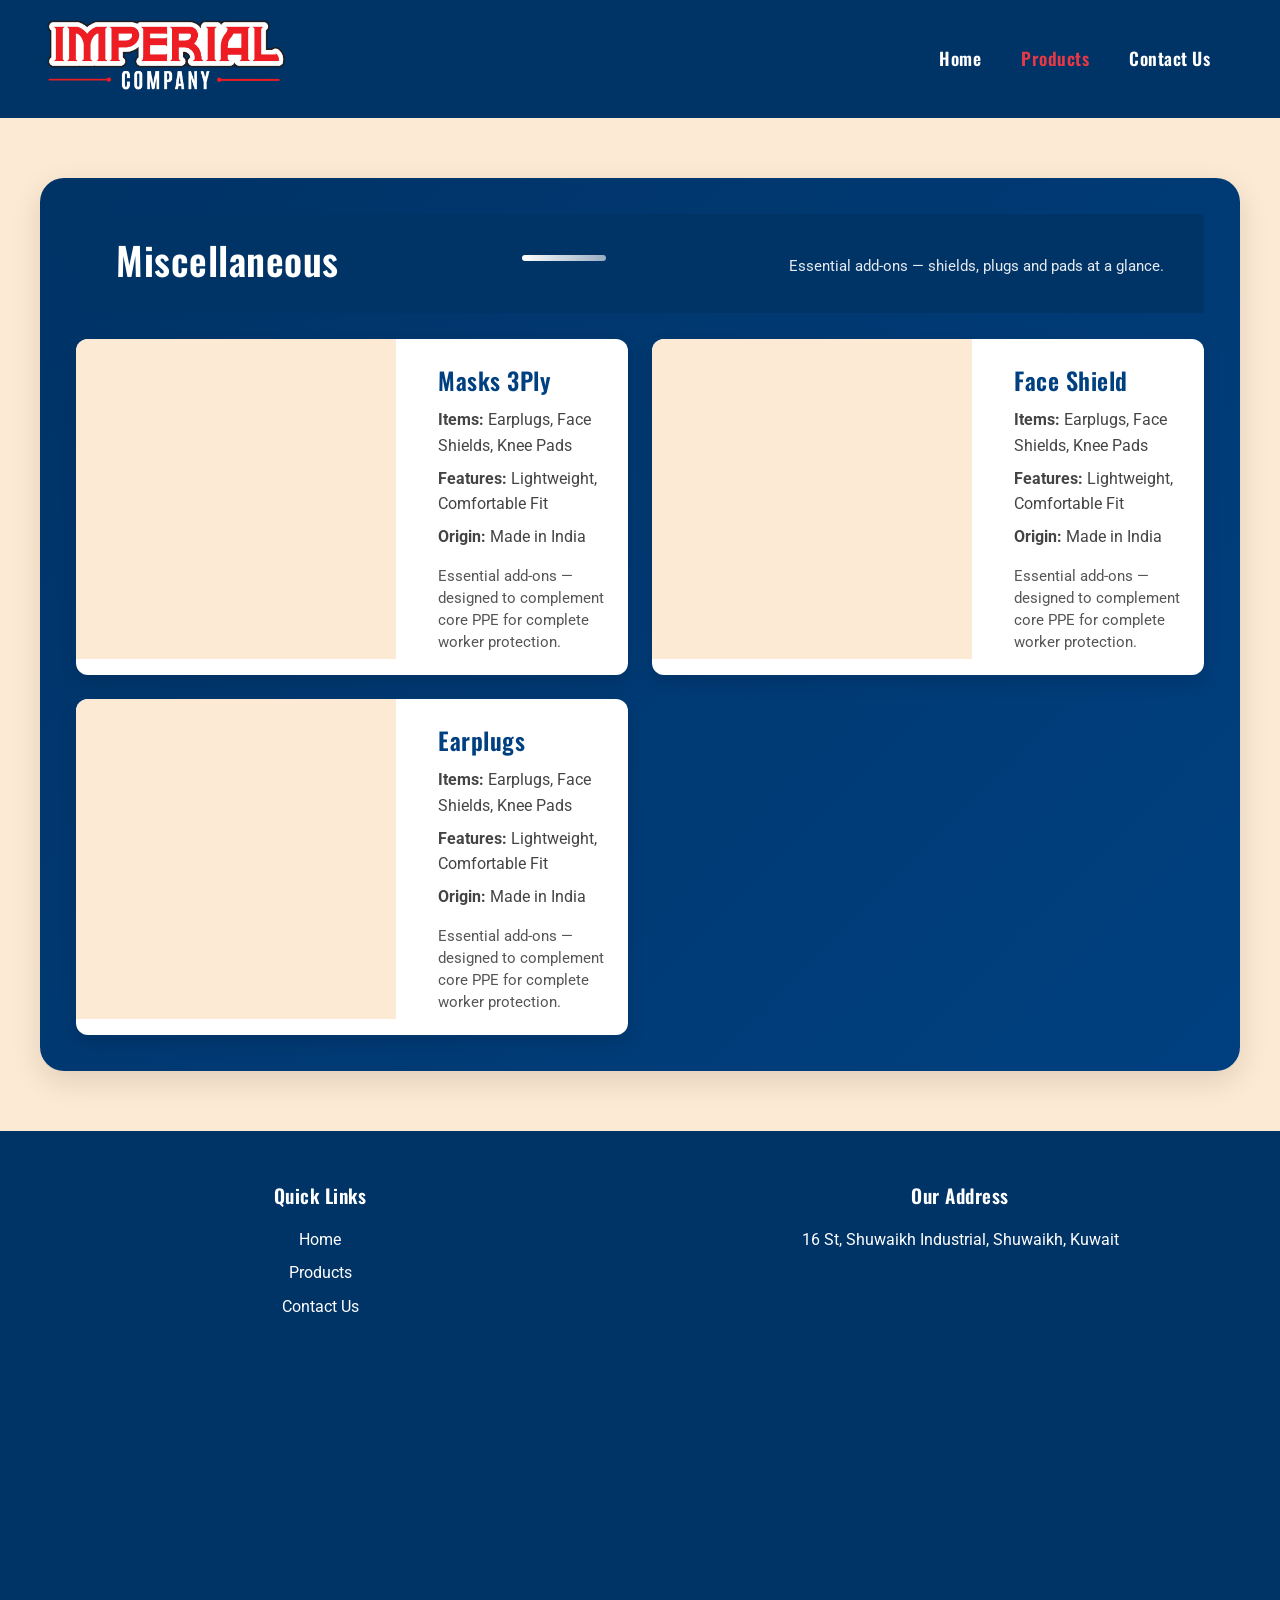
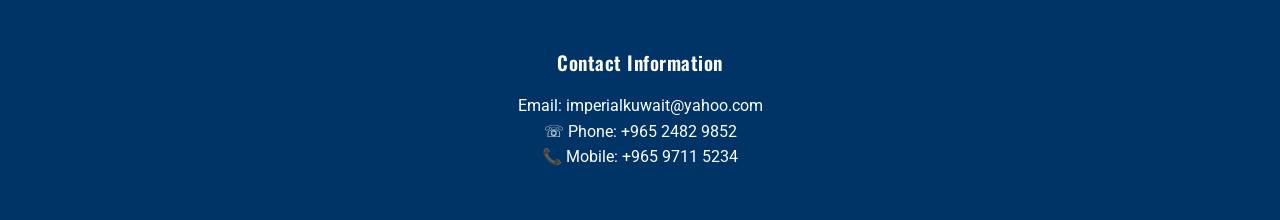
<file: products/misc.html>
<!DOCTYPE html>
<html lang="en">
<head>
  <meta charset="UTF-8" />
  <meta name="viewport" content="width=device-width, initial-scale=1.0"/>
  <title>Miscellaneous | Imperial Company</title>

  <!-- global theme + page stylesheet -->
  <link rel="stylesheet" href="../css/style.css">
  <link rel="stylesheet" href="productdetail.css">

  <!-- fonts (match site) -->
  <link href="https://fonts.googleapis.com/css2?family=Oswald:wght@400;600;700&family=Roboto:wght@400;500;700&display=swap" rel="stylesheet">
</head>
<body>

  <!-- Header (same structure as other pages; paths are relative) -->
  <header>
    <div class="logo">
      <img src="../assets/logo.png" alt="Imperial Company Logo">
    </div>

    <!-- Hamburger button -->
    <div class="menu-toggle" id="menu-toggle">☰</div>

    <nav id="navbar">
      <ul>
        <li><a href="../index.html">Home</a></li>
        <li><a href="../products.html" class="active">Products</a></li>
        <li><a href="../contact.html">Contact Us</a></li>
      </ul>
    </nav>
  </header>

  <!-- Page wrapper with blue panel -->
  <main class="products-page">
    <div class="products-container">
      <header class="products-header">
        <h1>Miscellaneous</h1>
        <div class="accent-line"></div>
        <p class="sub">Essential add-ons — shields, plugs and pads at a glance.</p>
      </header>

      <section class="product-grid">
        <!-- Example product card (repeat for each shoe) -->
        <article class="product-card">
          <img src="assets/TBA.png" alt="Rocklander">
          <div class="product-info">
            <h3>Masks 3Ply</h3>
            <p class="spec"><strong>Items:</strong> Earplugs, Face Shields, Knee Pads</p>
            <p class="spec"><strong>Features:</strong> Lightweight, Comfortable Fit</p>
            <p class="spec"><strong>Origin:</strong> Made in India</p>
            <p class="desc">Essential add-ons — designed to complement core PPE for complete worker protection.</p>
          </div>
        </article>

        <article class="product-card">
          <img src="assets/TBA.png" alt="Rocklander">
          <div class="product-info">
            <h3>Face Shield</h3>
            <p class="spec"><strong>Items:</strong> Earplugs, Face Shields, Knee Pads</p>
            <p class="spec"><strong>Features:</strong> Lightweight, Comfortable Fit</p>
            <p class="spec"><strong>Origin:</strong> Made in India</p>
            <p class="desc">Essential add-ons — designed to complement core PPE for complete worker protection.</p>
          </div>
        </article>

        <article class="product-card">
          <img src="assets/TBA.png" alt="Rocklander">
          <div class="product-info">
            <h3>Earplugs</h3>
            <p class="spec"><strong>Items:</strong> Earplugs, Face Shields, Knee Pads</p>
            <p class="spec"><strong>Features:</strong> Lightweight, Comfortable Fit</p>
            <p class="spec"><strong>Origin:</strong> Made in India</p>
            <p class="desc">Essential add-ons — designed to complement core PPE for complete worker protection.</p>
          </div>
        </article>
      </section>
    </div>
  </main>

  <footer>
    <div class="footer-row">
      <h3>Quick Links</h3>
      <ul>
        <li><a href="../index.html">Home</a></li>
        <li><a href="../products.html">Products</a></li>
        <li><a href="../contact.html">Contact Us</a></li>
      </ul>
    </div>
    <div class="footer-row">
      <h3>Our Address</h3>
      <p>16 St, Shuwaikh Industrial, Shuwaikh, Kuwait</p>
    </div>
    <div class="footer-row">
      <h3>Contact Information</h3>
      <p>Email: imperialkuwait@yahoo.com</p>
      <p>☏ Phone: +965 2482 9852</p>
      <p>📞 Mobile: +965 9711 5234</p>
    </div>
  </footer>

  <!-- Hamburger script (same used in other pages) -->
  <script>
    const toggle = document.getElementById('menu-toggle');
    const nav = document.getElementById('navbar');
    toggle.addEventListener('click', () => {
      nav.classList.toggle('active');
    });
  </script>
</body>
</html>
</file>
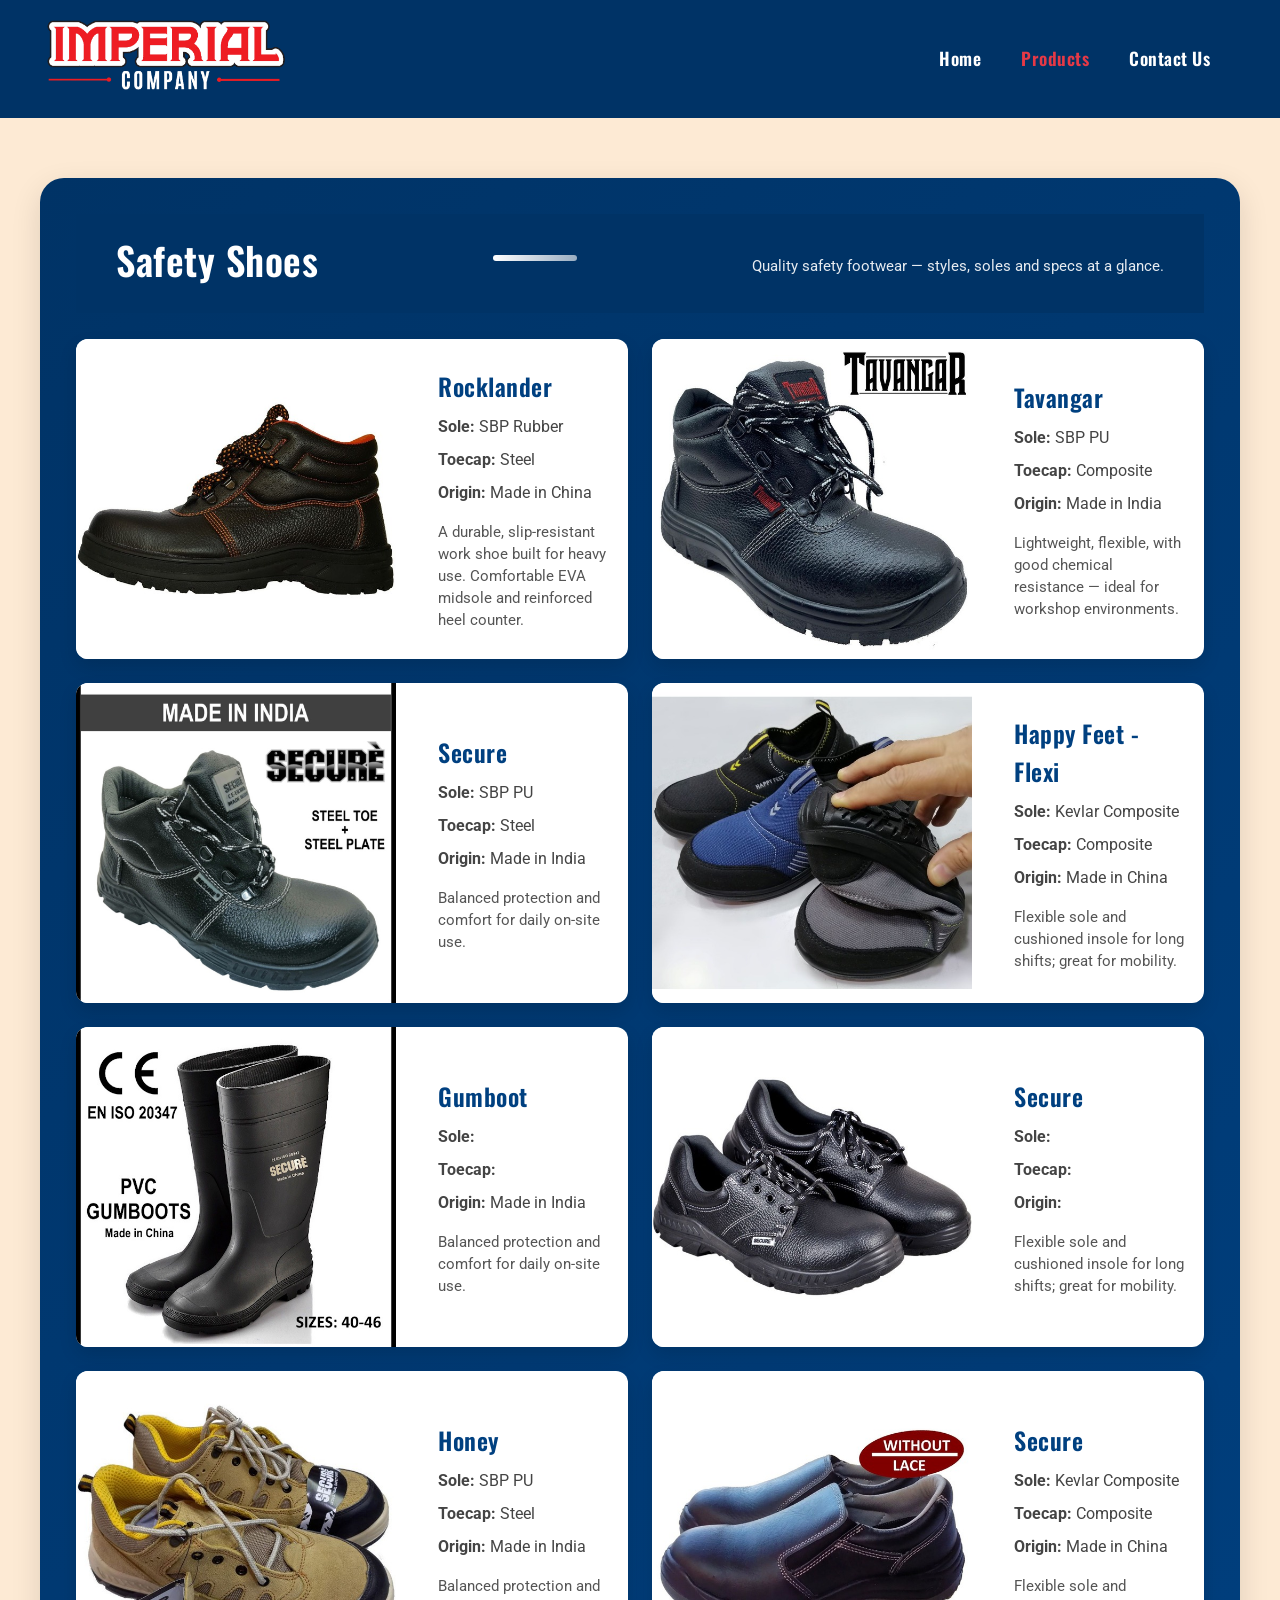
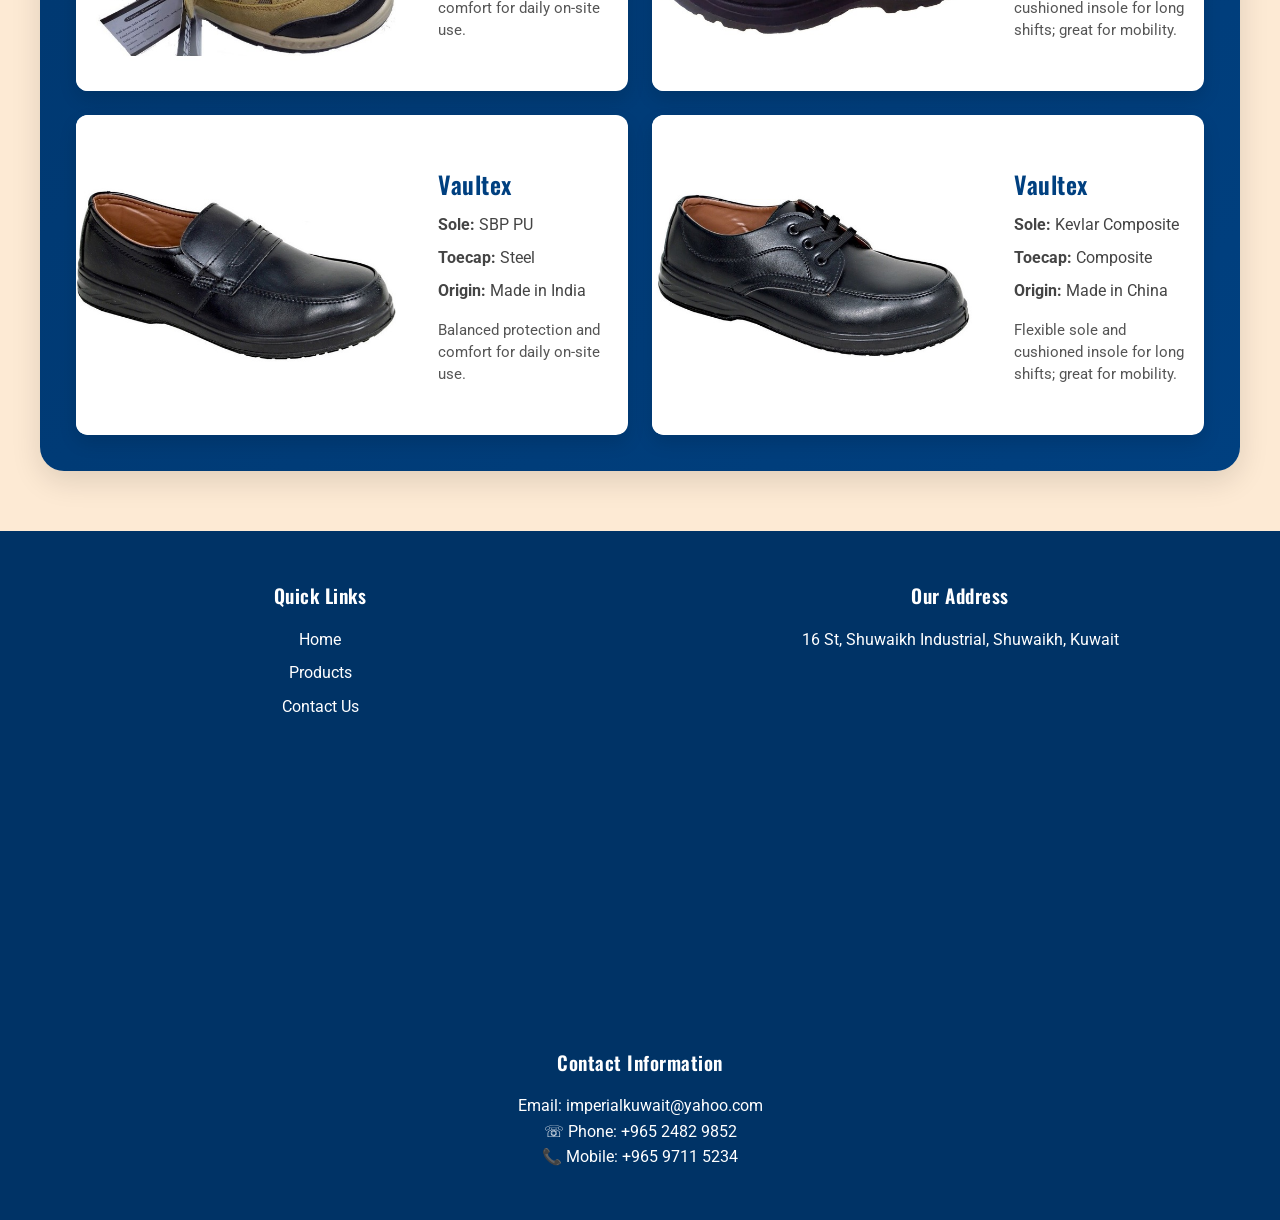
<file: products/shoes.html>
<!DOCTYPE html>
<html lang="en">
<head>
  <meta charset="UTF-8" />
  <meta name="viewport" content="width=device-width, initial-scale=1.0"/>
  <title>Shoes | Imperial Company</title>

  <!-- global theme + page stylesheet -->
  <link rel="stylesheet" href="../css/style.css">
  <link rel="stylesheet" href="productdetail.css">

  <!-- fonts (match site) -->
  <link href="https://fonts.googleapis.com/css2?family=Oswald:wght@400;600;700&family=Roboto:wght@400;500;700&display=swap" rel="stylesheet">
</head>
<body>

  <!-- Header (same structure as other pages; paths are relative) -->
  <header>
    <div class="logo">
      <img src="../assets/logo.png" alt="Imperial Company Logo">
    </div>

    <!-- Hamburger button -->
    <div class="menu-toggle" id="menu-toggle">☰</div>

    <nav id="navbar">
      <ul>
        <li><a href="../index.html">Home</a></li>
        <li><a href="../products.html" class="active">Products</a></li>
        <li><a href="../contact.html">Contact Us</a></li>
      </ul>
    </nav>
  </header>

  <!-- Page wrapper with blue panel -->
  <main class="products-page">
    <div class="products-container">
      <header class="products-header">
        <h1>Safety Shoes</h1>
        <div class="accent-line"></div>
        <p class="sub">Quality safety footwear — styles, soles and specs at a glance.</p>
      </header>

      <section class="product-grid">
        <!-- Example product card (repeat for each shoe) -->
        <article class="product-card">
          <img src="assets/Shoes/rocklander.jpg" alt="Rocklander">
          <div class="product-info">
            <h3>Rocklander</h3>
            <p class="spec"><strong>Sole:</strong> SBP Rubber</p>
            <p class="spec"><strong>Toecap:</strong> Steel</p>
            <p class="spec"><strong>Origin:</strong> Made in China</p>
            <p class="desc">A durable, slip-resistant work shoe built for heavy use. Comfortable EVA midsole and reinforced heel counter.</p>
          </div>
        </article>

        <article class="product-card">
          <img src="assets/Shoes/tavangar.jpg" alt="Tavangar">
          <div class="product-info">
            <h3>Tavangar</h3>
            <p class="spec"><strong>Sole:</strong> SBP PU</p>
            <p class="spec"><strong>Toecap:</strong> Composite</p>
            <p class="spec"><strong>Origin:</strong> Made in India</p>
            <p class="desc">Lightweight, flexible, with good chemical resistance — ideal for workshop environments.</p>
          </div>
        </article>

        <article class="product-card">
          <img src="assets/Shoes/Secure1.png" alt="Secure">
          <div class="product-info">
            <h3>Secure</h3>
            <p class="spec"><strong>Sole:</strong> SBP PU</p>
            <p class="spec"><strong>Toecap:</strong> Steel</p>
            <p class="spec"><strong>Origin:</strong> Made in India</p>
            <p class="desc">Balanced protection and comfort for daily on-site use.</p>
          </div>
        </article>

        <article class="product-card">
          <img src="assets/Shoes/Happy Feet.jpg" alt="Happy Feet">
          <div class="product-info">
            <h3>Happy Feet - Flexi</h3>
            <p class="spec"><strong>Sole:</strong> Kevlar Composite</p>
            <p class="spec"><strong>Toecap:</strong> Composite</p>
            <p class="spec"><strong>Origin:</strong> Made in China</p>
            <p class="desc">Flexible sole and cushioned insole for long shifts; great for mobility.</p>
          </div>
        </article>

        <article class="product-card">
          <img src="assets/Shoes/Gumboot.jpg" alt="Secure">
          <div class="product-info">
            <h3>Gumboot</h3>
            <p class="spec"><strong>Sole:</strong> </p>
            <p class="spec"><strong>Toecap:</strong> </p>
            <p class="spec"><strong>Origin:</strong> Made in India</p>
            <p class="desc">Balanced protection and comfort for daily on-site use.</p>
          </div>
        </article>

        <article class="product-card">
          <img src="assets/Shoes/Secure 2.jpg" alt="Happy Feet">
          <div class="product-info">
            <h3>Secure</h3>
            <p class="spec"><strong>Sole:</strong> </p>
            <p class="spec"><strong>Toecap:</strong> </p>
            <p class="spec"><strong>Origin:</strong> </p>
            <p class="desc">Flexible sole and cushioned insole for long shifts; great for mobility.</p>
          </div>
        </article>

        <article class="product-card">
          <img src="assets/Shoes/Secure 3.jpg" alt="Secure">
          <div class="product-info">
            <h3>Honey</h3>
            <p class="spec"><strong>Sole:</strong> SBP PU</p>
            <p class="spec"><strong>Toecap:</strong> Steel</p>
            <p class="spec"><strong>Origin:</strong> Made in India</p>
            <p class="desc">Balanced protection and comfort for daily on-site use.</p>
          </div>
        </article>

        <article class="product-card">
          <img src="assets/Shoes/Secure 4.jpg" alt="Happy Feet">
          <div class="product-info">
            <h3>Secure</h3>
            <p class="spec"><strong>Sole:</strong> Kevlar Composite</p>
            <p class="spec"><strong>Toecap:</strong> Composite</p>
            <p class="spec"><strong>Origin:</strong> Made in China</p>
            <p class="desc">Flexible sole and cushioned insole for long shifts; great for mobility.</p>
          </div>
        </article>

        <article class="product-card">
          <img src="assets/Shoes/Vaultex.jpeg" alt="Secure">
          <div class="product-info">
            <h3>Vaultex</h3>
            <p class="spec"><strong>Sole:</strong> SBP PU</p>
            <p class="spec"><strong>Toecap:</strong> Steel</p>
            <p class="spec"><strong>Origin:</strong> Made in India</p>
            <p class="desc">Balanced protection and comfort for daily on-site use.</p>
          </div>
        </article>

        <article class="product-card">
          <img src="assets/Shoes/Vaultex 2.jpeg" alt="Happy Feet">
          <div class="product-info">
            <h3>Vaultex</h3>
            <p class="spec"><strong>Sole:</strong> Kevlar Composite</p>
            <p class="spec"><strong>Toecap:</strong> Composite</p>
            <p class="spec"><strong>Origin:</strong> Made in China</p>
            <p class="desc">Flexible sole and cushioned insole for long shifts; great for mobility.</p>
          </div>
        </article>


      </section>
    </div>
  </main>

  <footer>
    <div class="footer-row">
      <h3>Quick Links</h3>
      <ul>
        <li><a href="../index.html">Home</a></li>
        <li><a href="../products.html">Products</a></li>
        <li><a href="../contact.html">Contact Us</a></li>
      </ul>
    </div>
    <div class="footer-row">
      <h3>Our Address</h3>
      <p>16 St, Shuwaikh Industrial, Shuwaikh, Kuwait</p>
    </div>
    <div class="footer-row">
      <h3>Contact Information</h3>
      <p>Email: imperialkuwait@yahoo.com</p>
      <p>☏ Phone: +965 2482 9852</p>
      <p>📞 Mobile: +965 9711 5234</p>
    </div>
  </footer>

  <!-- Hamburger script (same used in other pages) -->
  <script>
    const toggle = document.getElementById('menu-toggle');
    const nav = document.getElementById('navbar');
    toggle.addEventListener('click', () => {
      nav.classList.toggle('active');
    });
  </script>
</body>
</html>
</file>
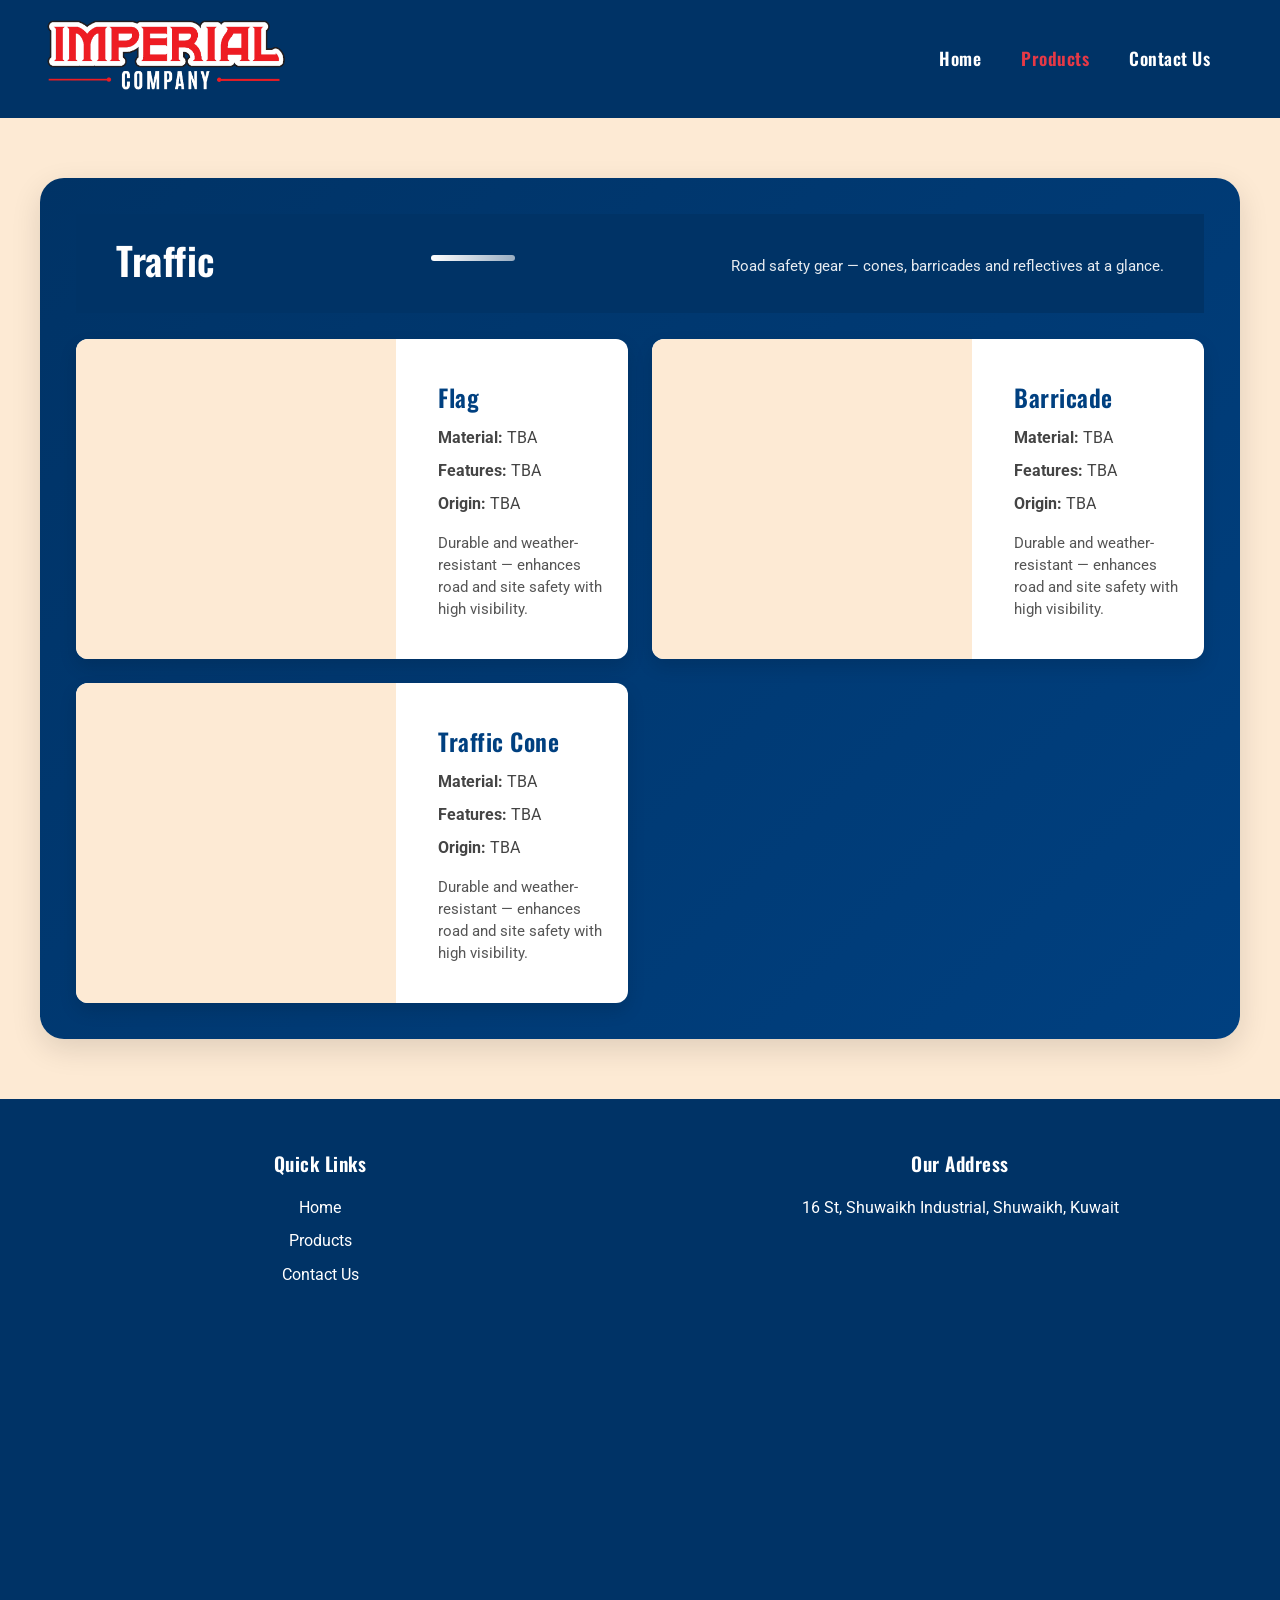
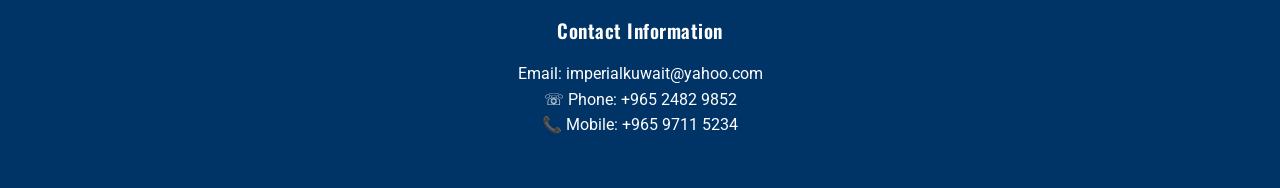
<file: products/traffic.html>
<!DOCTYPE html>
<html lang="en">
<head>
  <meta charset="UTF-8" />
  <meta name="viewport" content="width=device-width, initial-scale=1.0"/>
  <title>Traffic | Imperial Company</title>

  <!-- global theme + page stylesheet -->
  <link rel="stylesheet" href="../css/style.css">
  <link rel="stylesheet" href="productdetail.css">

  <!-- fonts (match site) -->
  <link href="https://fonts.googleapis.com/css2?family=Oswald:wght@400;600;700&family=Roboto:wght@400;500;700&display=swap" rel="stylesheet">
</head>
<body>

  <!-- Header (same structure as other pages; paths are relative) -->
  <header>
    <div class="logo">
      <img src="../assets/logo.png" alt="Imperial Company Logo">
    </div>

    <!-- Hamburger button -->
    <div class="menu-toggle" id="menu-toggle">☰</div>

    <nav id="navbar">
      <ul>
        <li><a href="../index.html">Home</a></li>
        <li><a href="../products.html" class="active">Products</a></li>
        <li><a href="../contact.html">Contact Us</a></li>
      </ul>
    </nav>
  </header>

  <!-- Page wrapper with blue panel -->
  <main class="products-page">
    <div class="products-container">
      <header class="products-header">
        <h1>Traffic</h1>
        <div class="accent-line"></div>
        <p class="sub">Road safety gear — cones, barricades and reflectives at a glance.</p>
      </header>

      <section class="product-grid">
        <!-- Example product card (repeat for each shoe) -->
        <article class="product-card">
          <img src="assets/TBA.png" alt="Rocklander">
          <div class="product-info">
            <h3>Flag</h3>
            <p class="spec"><strong>Material:</strong> TBA</p>
            <p class="spec"><strong>Features:</strong> TBA</p>
            <p class="spec"><strong>Origin:</strong> TBA</p>
            <p class="desc">Durable and weather-resistant — enhances road and site safety with high visibility.</p>
          </div>
        </article>

        <article class="product-card">
          <img src="assets/TBA.png" alt="Rocklander">
          <div class="product-info">
            <h3>Barricade</h3>
            <p class="spec"><strong>Material:</strong> TBA</p>
            <p class="spec"><strong>Features:</strong> TBA</p>
            <p class="spec"><strong>Origin:</strong> TBA</p>
            <p class="desc">Durable and weather-resistant — enhances road and site safety with high visibility.</p>
          </div>
        </article>

        <article class="product-card">
          <img src="assets/TBA.png" alt="Rocklander">
          <div class="product-info">
            <h3>Traffic Cone</h3>
            <p class="spec"><strong>Material:</strong> TBA</p>
            <p class="spec"><strong>Features:</strong> TBA</p>
            <p class="spec"><strong>Origin:</strong> TBA</p>
            <p class="desc">Durable and weather-resistant — enhances road and site safety with high visibility.</p>
          </div>
        </article>
      </section>
    </div>
  </main>

  <footer>
    <div class="footer-row">
      <h3>Quick Links</h3>
      <ul>
        <li><a href="../index.html">Home</a></li>
        <li><a href="../products.html">Products</a></li>
        <li><a href="../contact.html">Contact Us</a></li>
      </ul>
    </div>
    <div class="footer-row">
      <h3>Our Address</h3>
      <p>16 St, Shuwaikh Industrial, Shuwaikh, Kuwait</p>
    </div>
    <div class="footer-row">
      <h3>Contact Information</h3>
      <p>Email: imperialkuwait@yahoo.com</p>
      <p>☏ Phone: +965 2482 9852</p>
      <p>📞 Mobile: +965 9711 5234</p>
    </div>
  </footer>

  <!-- Hamburger script (same used in other pages) -->
  <script>
    const toggle = document.getElementById('menu-toggle');
    const nav = document.getElementById('navbar');
    toggle.addEventListener('click', () => {
      nav.classList.toggle('active');
    });
  </script>
</body>
</html>
</file>
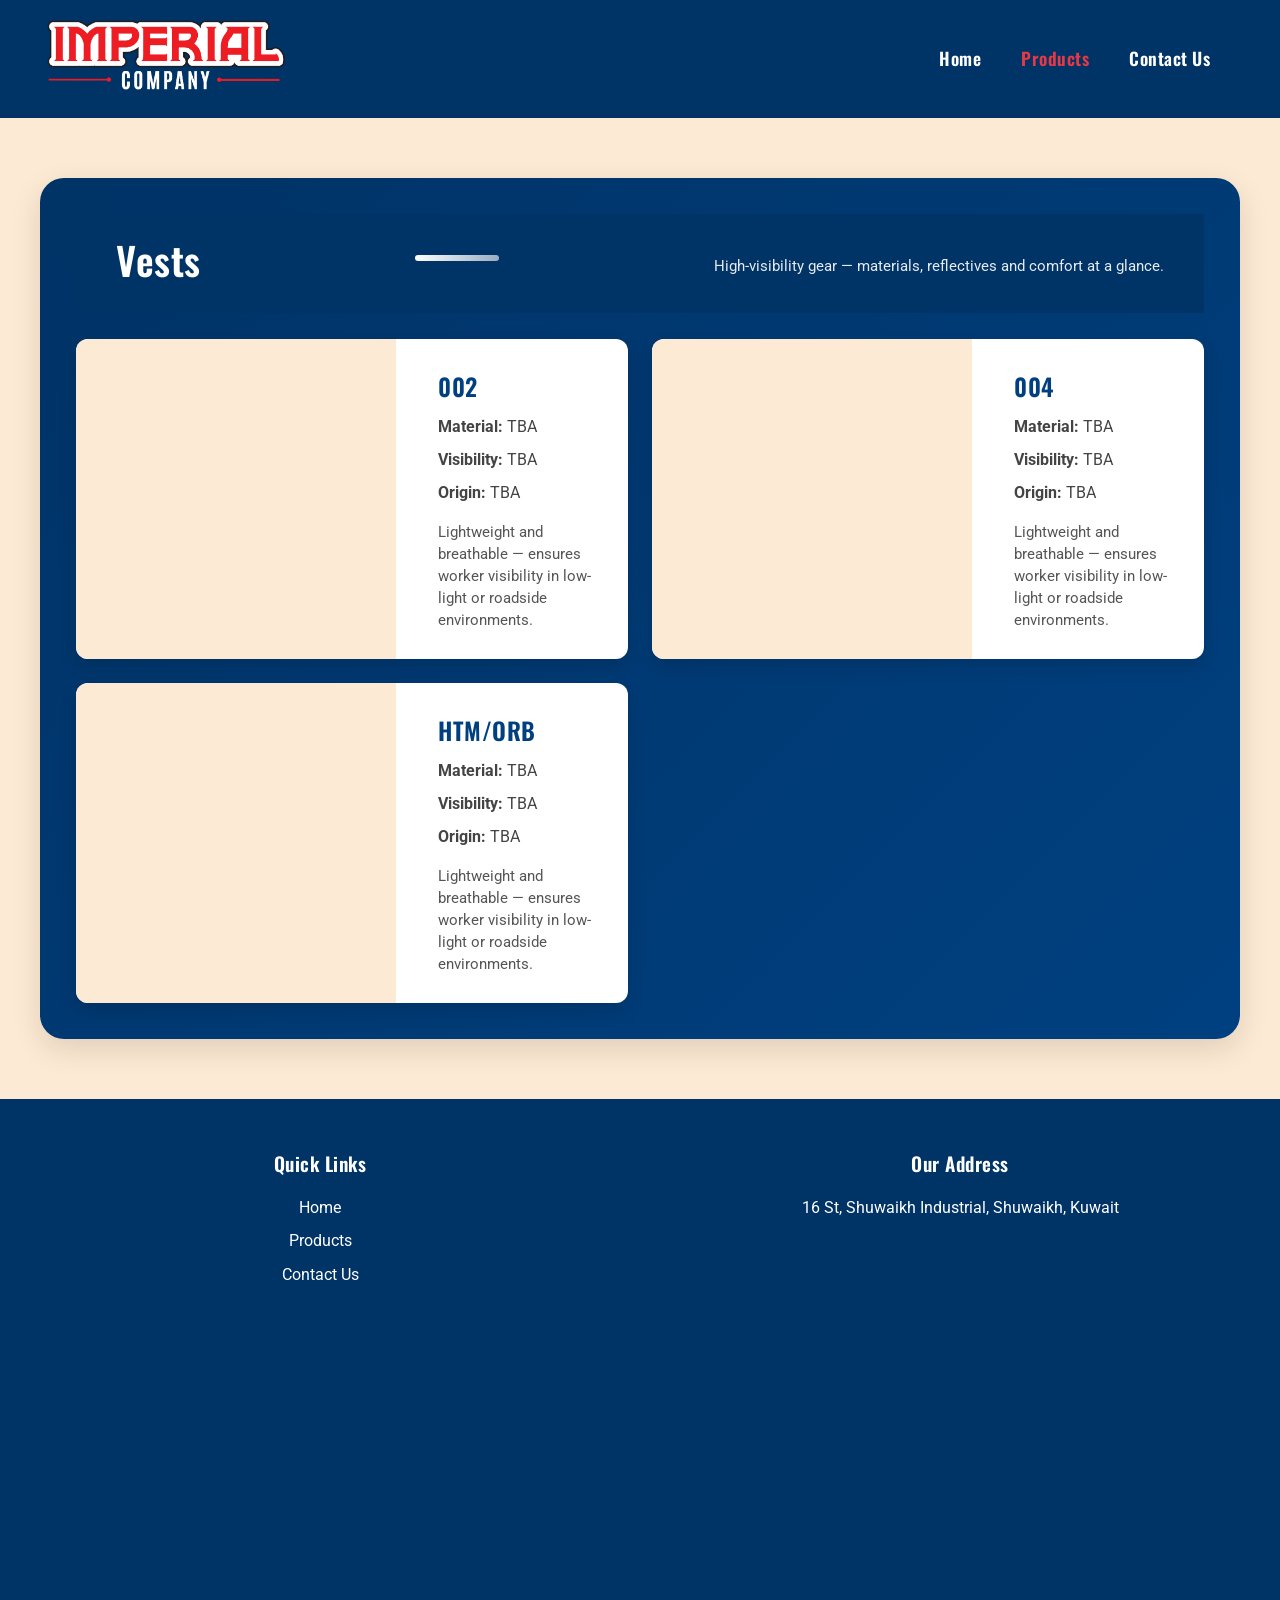
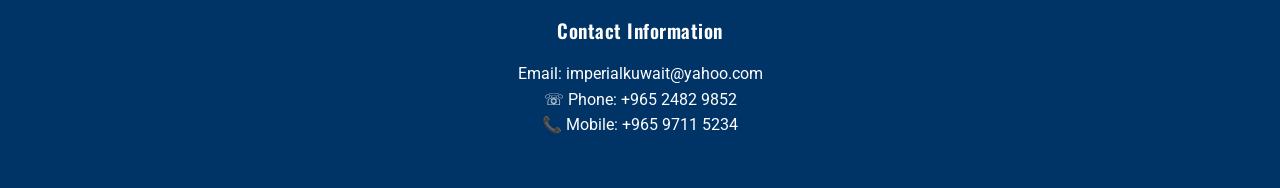
<file: products/vest.html>
<!DOCTYPE html>
<html lang="en">
<head>
  <meta charset="UTF-8" />
  <meta name="viewport" content="width=device-width, initial-scale=1.0"/>
  <title>Vest | Imperial Company</title>

  <!-- global theme + page stylesheet -->
  <link rel="stylesheet" href="../css/style.css">
  <link rel="stylesheet" href="productdetail.css">

  <!-- fonts (match site) -->
  <link href="https://fonts.googleapis.com/css2?family=Oswald:wght@400;600;700&family=Roboto:wght@400;500;700&display=swap" rel="stylesheet">
</head>
<body>

  <!-- Header (same structure as other pages; paths are relative) -->
  <header>
    <div class="logo">
      <img src="../assets/logo.png" alt="Imperial Company Logo">
    </div>

    <!-- Hamburger button -->
    <div class="menu-toggle" id="menu-toggle">☰</div>

    <nav id="navbar">
      <ul>
        <li><a href="../index.html">Home</a></li>
        <li><a href="../products.html" class="active">Products</a></li>
        <li><a href="../contact.html">Contact Us</a></li>
      </ul>
    </nav>
  </header>

  <!-- Page wrapper with blue panel -->
  <main class="products-page">
    <div class="products-container">
      <header class="products-header">
        <h1>Vests</h1>
        <div class="accent-line"></div>
        <p class="sub">High-visibility gear — materials, reflectives and comfort at a glance.</p>
      </header>

      <section class="product-grid">
        <!-- Example product card (repeat for each shoe) -->
        <article class="product-card">
          <img src="assets/TBA.png" alt="Rocklander">
          <div class="product-info">
            <h3>002</h3>
            <p class="spec"><strong>Material:</strong> TBA</p>
            <p class="spec"><strong>Visibility:</strong> TBA</p>
            <p class="spec"><strong>Origin:</strong> TBA</p>
            <p class="desc">Lightweight and breathable — ensures worker visibility in low-light or roadside environments.</p>
          </div>
        </article>

        <article class="product-card">
          <img src="assets/TBA.png" alt="Rocklander">
          <div class="product-info">
            <h3>004</h3>
            <p class="spec"><strong>Material:</strong> TBA</p>
            <p class="spec"><strong>Visibility:</strong> TBA</p>
            <p class="spec"><strong>Origin:</strong> TBA</p>
            <p class="desc">Lightweight and breathable — ensures worker visibility in low-light or roadside environments.</p>
          </div>
        </article>

        <article class="product-card">
          <img src="assets/TBA.png" alt="Rocklander">
          <div class="product-info">
            <h3>HTM/ORB</h3>
            <p class="spec"><strong>Material:</strong> TBA</p>
            <p class="spec"><strong>Visibility:</strong> TBA</p>
            <p class="spec"><strong>Origin:</strong> TBA</p>
            <p class="desc">Lightweight and breathable — ensures worker visibility in low-light or roadside environments.</p>
          </div>
        </article>
      </section>
    </div>
  </main>

  <footer>
    <div class="footer-row">
      <h3>Quick Links</h3>
      <ul>
        <li><a href="../index.html">Home</a></li>
        <li><a href="../products.html">Products</a></li>
        <li><a href="../contact.html">Contact Us</a></li>
      </ul>
    </div>
    <div class="footer-row">
      <h3>Our Address</h3>
      <p>16 St, Shuwaikh Industrial, Shuwaikh, Kuwait</p>
    </div>
    <div class="footer-row">
      <h3>Contact Information</h3>
      <p>Email: imperialkuwait@yahoo.com</p>
      <p>☏ Phone: +965 2482 9852</p>
      <p>📞 Mobile: +965 9711 5234</p>
    </div>
  </footer>

  <!-- Hamburger script (same used in other pages) -->
  <script>
    const toggle = document.getElementById('menu-toggle');
    const nav = document.getElementById('navbar');
    toggle.addEventListener('click', () => {
      nav.classList.toggle('active');
    });
  </script>
</body>
</html>
</file>
<file: css/style.css>
/* Global Colors & Fonts */
:root {
  --primary-color: #003366;   /* Dark Navy */
  --secondary-color: #004080; /* Slightly lighter */
  --accent-color: #e63946;    /* Safety red */
  --cream-bg: #fdead4;        /* Cream background */
  --card-bg: #ffffff;         /* White for cards */
  --light-grey: #f5f5f5;
  --text-color: #333;
}

/* Reset & Base */
* {
  margin: 0;
  padding: 0;
  box-sizing: border-box;
}

body {
  font-family: 'Roboto', sans-serif;
  line-height: 1.6;
  color: var(--text-color);
  background: var(--cream-bg);
  overflow-x: hidden;
}

/* Headings + Nav + Brand */
h1, h2, h3, h4, h5, h6,
nav a,
.footer-row h3 {
  font-family: 'Oswald', sans-serif;
  font-weight: 600;
  letter-spacing: 0.5px;
}

/* Header */
header {
  background-color: var(--primary-color);
  color: #fff;
  padding: 15px 40px;
  display: flex;
  justify-content: space-between;
  align-items: center;
  flex-wrap: wrap;
}

.logo img {
  height: 80px;
  width: auto;
}

/* Nav */
nav ul {
  list-style: none;
  display: flex;
}

nav li {
  margin-right: 20px;
}

nav a {
  text-decoration: none;
  color: #fff;
  font-size: 1.1em;
  padding: 10px;
  transition: color 0.3s;
}

nav a:hover,
nav a.active {
  color: var(--accent-color);
}

/* Hamburger menu */
.menu-toggle {
  display: none;
  font-size: 2rem;
  cursor: pointer;
  color: #fff;
}

/* Buttons */
.btn-primary {
  display: inline-block;
  background: var(--accent-color);
  color: #fff;
  padding: 12px 20px;
  border-radius: 6px;
  text-decoration: none;
  font-weight: bold;
  transition: background 0.3s ease;
}

.btn-primary:hover {
  background: #c92a38;
}

/* Footer */
footer {
  background-color: var(--primary-color);
  color: #fff;
  padding: 50px 40px;
  display: flex;
  justify-content: center;
  gap: 320px;
  flex-wrap: wrap;
  text-align: center;
}

.footer-row {
  flex: 1 1 280px;
  max-width: 320px;
}

.footer-row h3 {
  margin-bottom: 15px;
  font-size: 1.2rem;
}

.footer-row ul {
  list-style: none;
  padding: 0;
}

.footer-row ul li {
  margin-bottom: 8px;
}

footer a {
  color: #fff;
  text-decoration: none;
}

footer a:hover {
  color: #dddddd;
}

/* Responsive Styles */
@media (max-width: 768px) {
  nav {
    display: none;
    width: 100%;
  }

  nav.active {
    display: block;
    background: var(--primary-color);
    padding: 10px 0;
  }

  nav ul {
    flex-direction: column;
    align-items: flex-start;
  }

  nav li {
    margin: 10px 0;
  }

  .menu-toggle {
    display: block;
  }

  footer {
    gap: 40px;
  }

  .about-us {
    flex-direction: column;
    text-align: center;
  }

  .about-image {
    order: -1; /* show image above text on mobile */
  }
}
</file>
<file: css/home.css>
/* Hero Section */
.hero {
  background: url('../assets/bannerimg.png') no-repeat center center/cover;
  height: 80vh;
  display: flex;
  align-items: center;
  justify-content: center;
  text-align: center;
  position: relative;
  color: #fff;
}

.hero-overlay {
  position: absolute;
  top: 0; left: 0; right: 0; bottom: 0;
  background: rgba(0, 51, 102, 0.6);
}

.hero-content {
  position: relative;
  z-index: 1;
}

.hero h1 {
  font-size: 3rem;
  margin-bottom: 1rem;
}

.hero p {
  font-size: 1.2rem;
  margin-bottom: 2rem;
}

/* About Us */
.about-us {
  display: flex;
  flex-wrap: wrap;
  align-items: center;
  justify-content: center;
  gap: 40px;
  padding: 80px 20px;
  background: var(--cream-bg);  /* Cream background */
  color: var(--text-color);
}

.about-content {
  flex: 1 1 500px;
  background: rgba(0, 64, 128, 0.8); /* translucent light blue box */
  backdrop-filter: blur(6px);
  -webkit-backdrop-filter: blur(6px);
  border-radius: 12px;
  padding: 30px;
  color: #fff; /* text white for readability */
}

.about-us h2 {
  margin-bottom: 20px;
  font-size: 2rem;
  color: #fff;
}

.about-image {
  flex: 1 1 400px;
  text-align: center;
}

.about-image img {
  max-width: 100%;
  border-radius: 12px;
  box-shadow: 0 4px 12px rgba(0, 0, 0, 0.3);
}

/* Highlights (Key Products) */
.highlights {
  padding: 60px 20px;
  text-align: center;
  background: var(--secondary-color);  /* Dark navy background */
  color: #fff;
}

.highlights h2 {
  font-size: 2rem;
  color: var(--cream-bg); /* cream heading for contrast */
  margin-bottom: 30px;
}

.highlight-grid {
  display: flex;
  flex-wrap: wrap;
  gap: 2rem;
  justify-content: center;
}

.highlight-card {
  background: var(--card-bg); /* white cards */
  border-radius: 10px;
  box-shadow: 0px 4px 10px rgba(0,0,0,0.1);
  width: 250px;
  padding: 20px;
  transition: transform 0.3s;
}

.highlight-card:hover {
  transform: translateY(-5px);
}

.highlight-card img {
  width: 100%;
  border-radius: 8px;
  margin-bottom: 15px;
}

.highlight-card h3 {
  color: var(--accent-color); /* red accent for product titles */
  font-size: 1.2rem;
}
</file>
<file: css/contact.css>
/* Contact Page */
.contact-page {
  background: var(--cream-bg);
  padding: 60px 20px;
  text-align: center;
}

.contact-page h1 {
  font-size: 2.5rem;
  color: var(--primary-color);
  margin-bottom: 40px;
}

.contact-container {
  display: flex;
  flex-wrap: wrap;
  gap: 40px;
  justify-content: center;
  align-items: flex-start;
  max-width: 1200px;
  margin: 0 auto;
}

/* Contact Info */
.contact-info {
  flex: 1 1 400px;
  background: #ffffff;
  padding: 30px;
  border-radius: 12px;
  box-shadow: 0px 4px 12px rgba(0,0,0,0.1);
  text-align: left;
}

.contact-info h2 {
  color: var(--accent-color);
  margin-bottom: 20px;
  font-size: 1.8rem;
}

.contact-info p {
  margin: 10px 0;
  font-size: 1.1rem;
  color: var(--text-color);
}

/* Map */
.map-container {
  flex: 1 1 500px;
  background: #ffffff;
  padding: 30px;
  border-radius: 12px;
  box-shadow: 0px 4px 12px rgba(0,0,0,0.1);
  text-align: left;
}

.map-container h2 {
  color: var(--accent-color);
  margin-bottom: 20px;
  font-size: 1.8rem;
}

.map-container iframe {
  width: 100%;
  height: 350px;
  border: none;
  border-radius: 8px;
}

/* Responsive */
@media (max-width: 768px) {
  .contact-container {
    flex-direction: column;
  }

  .contact-info, .map-container {
    width: 100%;
  }
}
</file>
<file: css/products.css>
.products-page {
  background: var(--cream-bg);
  padding: 60px 20px;
  display: flex;
  justify-content: center;
}

/* Blue container with subtle gradient */
.products-container {
  background: linear-gradient(135deg, #003366, #004080);
  border-radius: 30px;
  padding: 50px 40px;  /* slightly reduced padding for sleekness */
  max-width: 1600px;
  width: 100%;
  box-shadow: 0px 8px 20px rgba(0,0,0,0.1); /* lighter shadow */
}

/* Category section */
.category {
  margin-bottom: 60px;   /* tighter spacing */
  text-align: center;
  color: #fff;
}

.category h2 {
  font-size: 2.8rem;       /* smaller, elegant */
  margin-bottom: 35px;     /* less spacing */
  font-weight: 600;        /* lighter weight */
  letter-spacing: 1px;     /* airy feel */
  color: #fff;
}

/* Product Grid */
.product-grid {
  display: grid;
  grid-template-columns: repeat(auto-fit, minmax(280px, 1fr)); /* slightly narrower */
  gap: 2rem;                /* tighter spacing between cards */
  justify-items: center;
}

/* Product Card */
.product-card {
  background: #f5f5f5;
  border-radius: 15px;           /* more subtle curvature */
  box-shadow: 0px 6px 12px rgba(0,0,0,0.15); /* lighter shadow */
  width: 280px;
  padding: 20px;
  transition: transform 0.3s, box-shadow 0.3s;
}

.product-card:hover {
  transform: translateY(-6px) rotate(-0.5deg); /* subtle hover */
  box-shadow: 0px 10px 20px rgba(0,0,0,0.18); /* slightly stronger on hover */
}

.product-card img {
  width: 100%;
  height: 220px;            /* slightly taller than wide */
  object-fit: cover;
  border-radius: 15px;
}

.product-card h3 {
  font-size: 1.4rem;        /* slightly smaller */
  margin: 15px 0 0;
  color: var(--accent-color);
  font-weight: 600;
}

.product-card a {
  text-decoration: none;
  color: inherit;
  display: block;
  padding: 0 10px 15px;
}

/* Responsive tweaks */
@media (max-width: 1024px) {
  .products-container {
    padding: 40px 30px;
  }
}

@media (max-width: 768px) {
  .category h2 {
    font-size: 2rem;        /* mobile scale down */
  }

  .product-card {
    width: 90%;
  }
}
</file>
<file: products/productdetail.css>
/* uses variables from ../css/style.css (no need to redeclare them) */

/* Page wrapper */
.products-page {
  background: var(--cream-bg);
  padding: 60px 20px;
  display: flex;
  justify-content: center;
}

/* Blue container (the "blue box") */
.products-container {
  background: linear-gradient(135deg, var(--primary-color), var(--secondary-color));
  border-radius: 24px;
  padding: 36px;
  max-width: 1200px;         /* keep container constrained so we don't get 3 columns */
  width: 100%;
  box-shadow: 0 10px 30px rgba(0,0,0,0.12);
  color: var(--card-bg);
}

/* header inside container */
.products-header {
  text-align: center;
  margin-bottom: 26px;
}

.products-header h1 {
  font-size: 2.4rem;
  margin-bottom: 8px;
  color: var(--card-bg);
}

.products-header .accent-line {
  width: 84px;
  height: 6px;
  background: linear-gradient(90deg, var(--card-bg), rgba(255,255,255,0.6));
  border-radius: 6px;
  margin: 0 auto 10px auto;
}

.products-header .sub {
  color: rgba(255,255,255,0.9);
  font-size: 0.95rem;
  margin-top: 6px;
}

/* Grid: force two columns on desktop */
.product-grid {
  display: grid;
  grid-template-columns: repeat(2, 1fr); /* exactly 2 columns on wide screens */
  gap: 24px;
  align-items: start;
}

/* Each card is horizontal (image left, info right) */
.product-card {
  display: flex;
  gap: 22px;
  background: var(--card-bg);
  color: var(--text-color);
  border-radius: 12px;
  overflow: hidden;
  padding: 0; /* padding handled inside items for tighter look */
  box-shadow: 0 8px 18px rgba(0,0,0,0.12);
  transition: transform .18s ease, box-shadow .18s ease;
  min-height: 260px; /* ensures space for details */
}

.product-card:hover {
  transform: translateY(-6px);
  box-shadow: 0 14px 28px rgba(0,0,0,0.16);
}

/* Image area */
.product-card img {
  width: 320px;            /* fairly large horizontal image */
  height: 100%;
  max-height: 320px;
  object-fit: cover;
  display: block;
  flex-shrink: 0;
}

/* Info area */
.product-info {
  padding: 22px 20px;
  display: flex;
  flex-direction: column;
  justify-content: center;
  gap: 8px;
}

.product-info h3 {
  margin: 0;
  font-size: 1.5rem;
  color: var(--secondary-color);
  font-weight: 600;
}

.product-info .spec {
  margin: 0;
  font-size: 0.98rem;
  color: #444;
}

.product-info .desc {
  margin-top: 8px;
  color: #555;
  font-size: 0.95rem;
  line-height: 1.45;
}

/* Responsive: one card per row on smaller screens */
@media (max-width: 1000px) {
  .product-grid {
    grid-template-columns: 1fr;
  }

  .product-card img {
    width: 260px;
    max-height: 260px;
  }
}

/* Small/mobile tweaks: stack image above content to save horizontal space */
@media (max-width: 540px) {
  .product-card {
    flex-direction: column;
    min-height: auto;
  }

  .product-card img {
    width: 100%;
    height: 220px;
    max-height: 260px;
    border-bottom-left-radius: 0;
    border-bottom-right-radius: 0;
  }

  .product-info {
    padding: 18px;
  }
}
</file>
